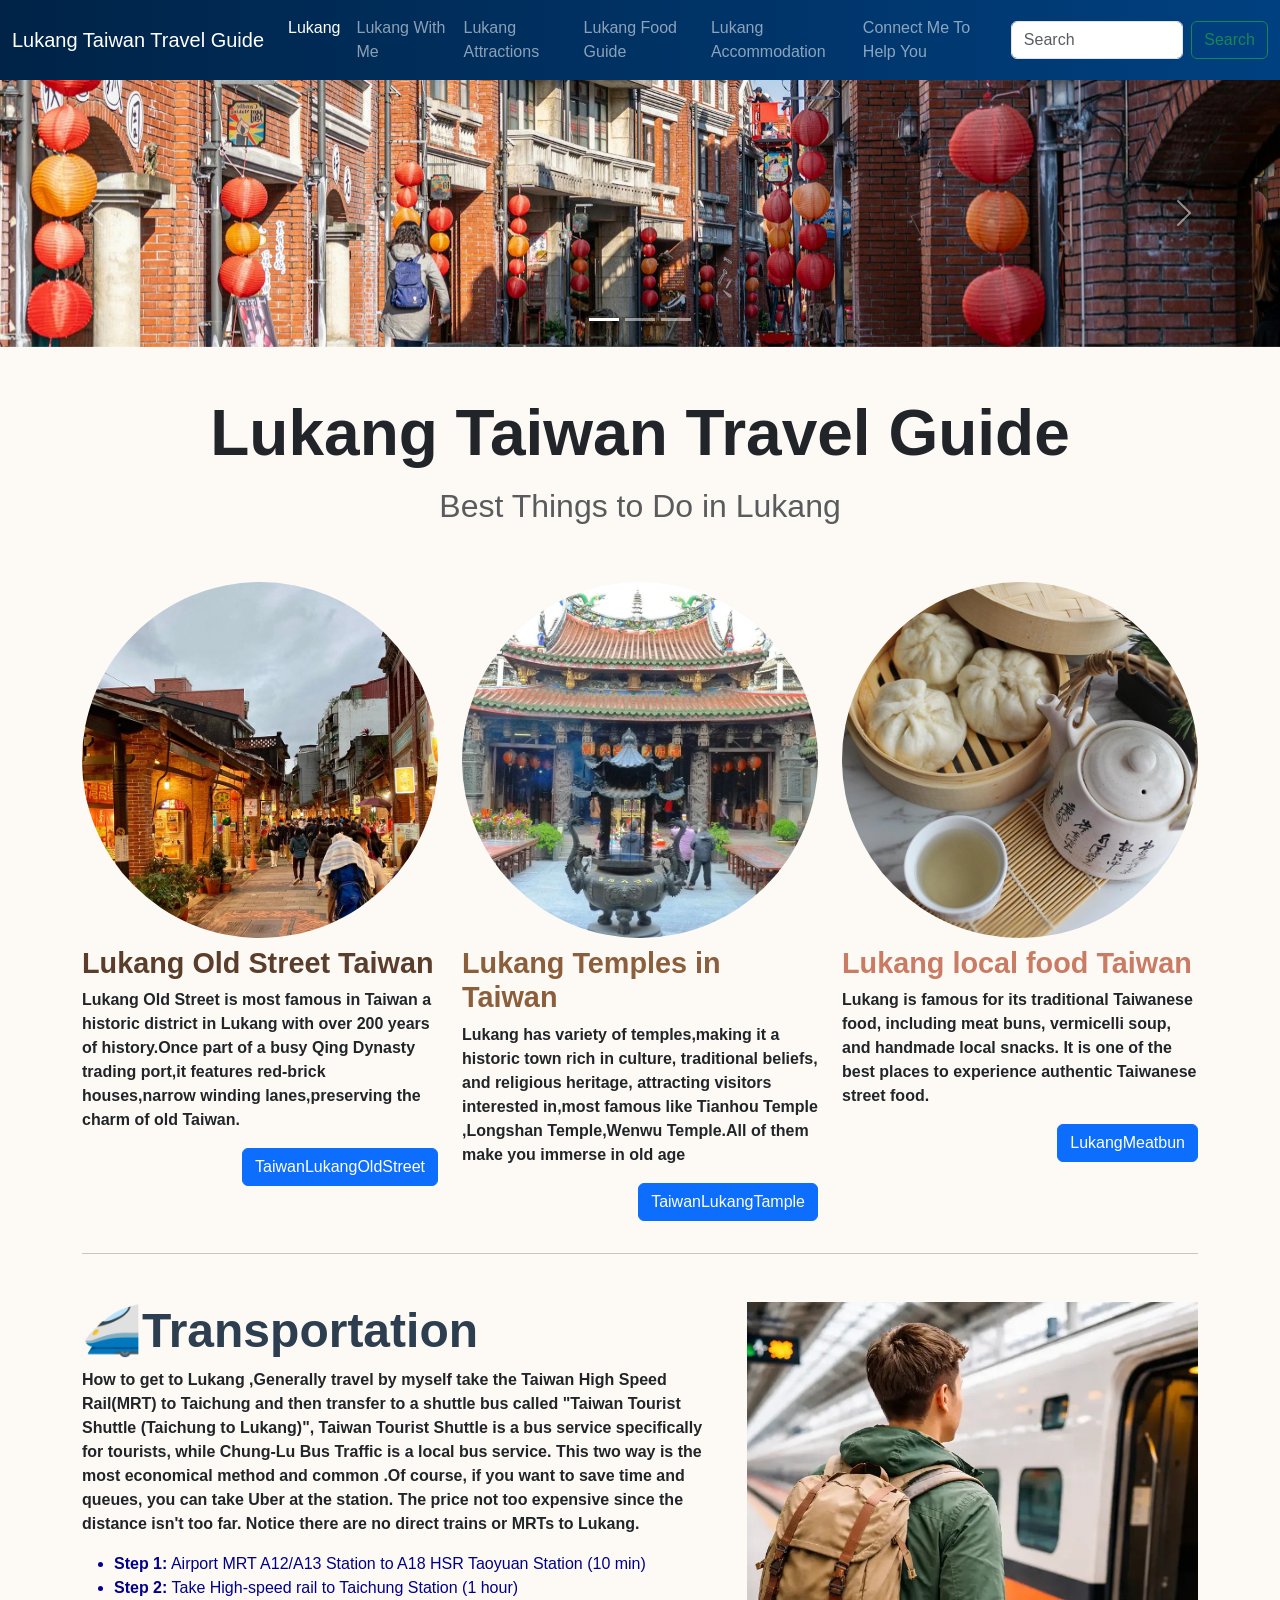
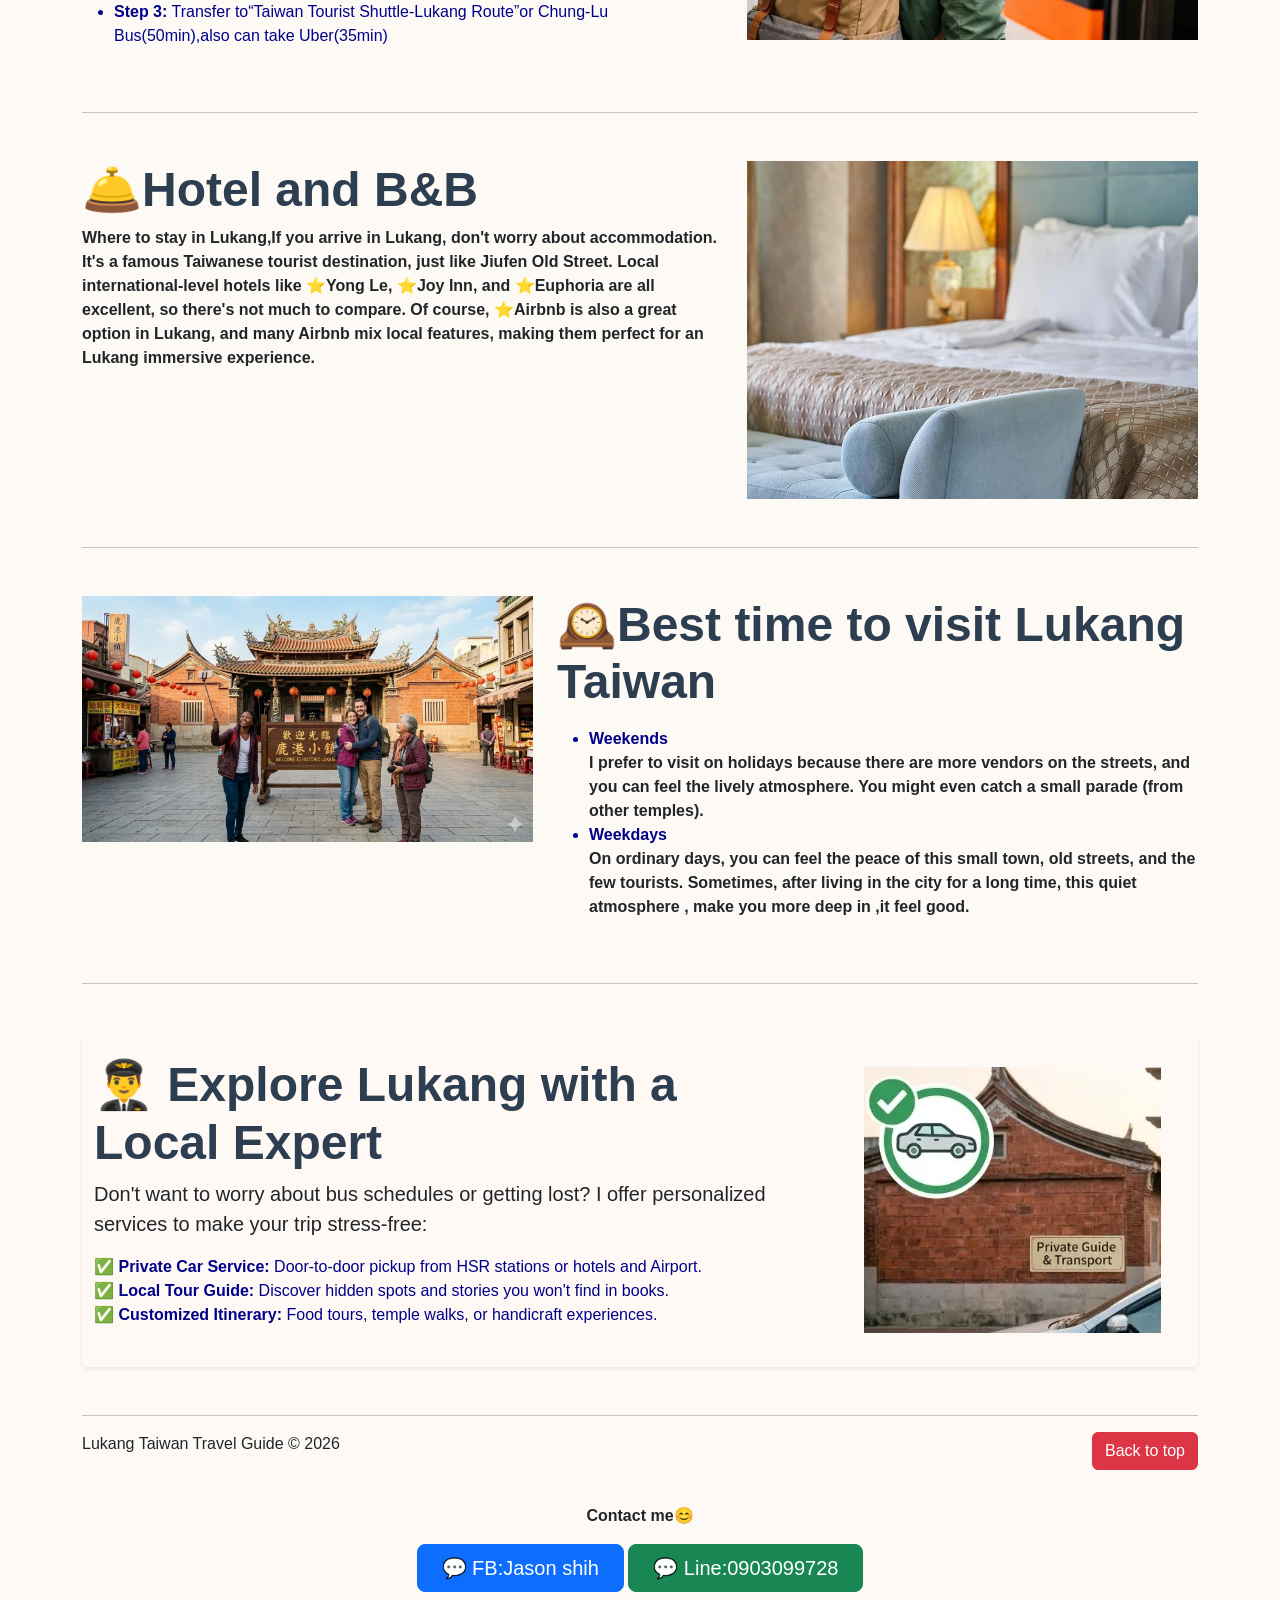
<file: index.html>
<!doctype html>
<html lang="en">

<head>
    <meta charset="utf-8">
    <meta name="viewport" content="width=device-width, initial-scale=1">
    <meta name="author" content="Lukang Taiwan Travel Guide">
    <meta name="description" content="Discover Lukang, Taiwan with a local expert. Explore Lukang Old Street, historic temples, street food, hotels, and travel tips. Enjoy private car service and guided tours for a hassle-free Lukang experience from Taichung or HSR stations and Airport.">
    <meta name="generator" content="Visual Studio Code">
    <meta name="keywords" content="Lukang Taiwan travel guide, Lukang Old Street, Lukang temples, Lukang food guide, Lukang street food, Lukang hotel, Lukang accommodation,HSR Taichung to Lukang transport,Airport to Lukang transport, Lukang private car service, Lukang local tour guide, Changhua lukang tourism, Taiwan travel itinerary, Lukang day trip">

    <link rel="short icon" href="/favicon.ico" type="images/x-icon">
    <link rel="icon" href="/favicon" type="images/x-icon">
    <title>Lukang Taiwan Travel Guide </title>
    <link href="https://cdn.jsdelivr.net/npm/bootstrap@5.3.8/dist/css/bootstrap.min.css" rel="stylesheet" integrity="sha384-sRIl4kxILFvY47J16cr9ZwB07vP4J8+LH7qKQnuqkuIAvNWLzeN8tE5YBujZqJLB" crossorigin="anonymous">
  <link rel="stylesheet" href="css/custom.css">
  <!-- Google tag (gtag.js) -->
<script async src="https://www.googletagmanager.com/gtag/js?id=G-B8M96E129H"></script>
<script>
  window.dataLayer = window.dataLayer || [];
  function gtag(){dataLayer.push(arguments);}
  gtag('js', new Date());

  gtag('config', 'G-B8M96E129H');
</script>
<meta name="robots" content="index, follow">
</head>
<body>
 <header>
  <nav class="navbar navbar-expand-lg navbar-dark my-navbar-gradient">
  <div class="container-fluid">
    <a class="navbar-brand" href="index.html">Lukang Taiwan Travel Guide</a>
    <button class="navbar-toggler" type="button" data-bs-toggle="collapse" data-bs-target="#navbarSupportedContent" aria-controls="navbarSupportedContent" aria-expanded="false" aria-label="Toggle navigation">
      <span class="navbar-toggler-icon"></span>
    </button>
    <div class="collapse navbar-collapse" id="navbarSupportedContent">
      <ul class="navbar-nav me-auto mb-2 mb-lg-0">
        <li class="nav-item">
          <a class="nav-link active "  href="index.html">Lukang</a>
        </li>
        <li class="nav-item">
          <a class="nav-link " aria-current="page" href="LukangWithMe.html">Lukang With Me</a>
        </li>
        <li class="nav-item">
          <a class="nav-link" href="lukang-attractions.html">Lukang Attractions</a>
        </li>
        <li class="nav-item">
          <a class="nav-link" href="lukang-food-guide.html">Lukang Food Guide</a>
        </li>
        <li class="nav-item">
          <a class="nav-link" href="lukang-accommodation.html">Lukang Accommodation</a>
        </li>
        <li class="nav-item">
          <a class="nav-link" href="https://toolkit.url.com.tw/bbs/index.php?email=bbs@trial-162235.url.tw"  target="_blank">Connect Me To Help You</a>
        </li>
        
      </ul>
      <form class="d-flex" role="search">
        <input class="form-control me-2" type="search" placeholder="Search" aria-label="Search"/>
        <button class="btn btn-outline-success" type="submit">Search</button>
      </form>
    </div>
  </div>
  </nav>
 </header>
<main>
  <div id="carouselExampleIndicators" class="carousel slide" data-bs-ride="carousel" data-bs-interval="2000">

    <div class="carousel-indicators">

      <button type="button" data-bs-target="#carouselExampleIndicators" data-bs-slide-to="0" class="active" aria-current="true" aria-label="Slide 1"></button>
      <button type="button" data-bs-target="#carouselExampleIndicators" data-bs-slide-to="1" aria-label="Slide 2"></button>
      <button type="button" data-bs-target="#carouselExampleIndicators" data-bs-slide-to="2" aria-label="Slide 3"></button>
    </div>
    <div class="carousel-inner">

      <div class="carousel-item active">
        <img src="images/index/TaiwanOldStreet.webp" class="d-block w-100" alt="TaiwanstreetAsianstreet" title="TaiwanstreetAsianstreet" aria-label="TaiwanstreetAsianstreet">
      </div>

      <div class="carousel-item">
        <img src="images/index/TaiwanTemple-worship.webp" class="d-block w-100" alt="TaiwanTemple_worship" title="TaiwanTemple_worship" aria-label="TaiwanTemple_worship">
      </div>

      <div class="carousel-item">
        <img src="images/index/TaiwanstreetAsianstreet.webp" class="d-block w-100" alt="TaiwanOldStreet" title="TaiwanOldStreet" aria-label="TaiwanOldStreet">
      </div>

    </div>
    
    <button class="carousel-control-prev" type="button" data-bs-target="#carouselExampleIndicators" data-bs-slide="prev">
      <span class="carousel-control-prev-icon" aria-hidden="true"></span>
      <span class="visually-hidden">Previous</span>
    </button>
    <button class="carousel-control-next" type="button" data-bs-target="#carouselExampleIndicators" data-bs-slide="next">
      <span class="carousel-control-next-icon" aria-hidden="true"></span>
      <span class="visually-hidden">Next</span>
    </button>
  </div>





<div class="container">
<h1 class="mt-5 text-center fw-bold display-3">
  Lukang Taiwan Travel Guide
  <span class="d-block fs-2 fw-normal text-muted mt-3">
    Best Things to Do in Lukang
  </span>
</h1>
<div class="row">
    <div class="col-lg-4 order-md-0 mt-5">
      <a href="https://www.taiwan.net.tw/m1.aspx?sNo=0001113&id=C100_441" target="_blank"><img src="images/index/Lukang-Old-Street-Taiwan.webp" class="rounded-circle w-100" alt="Lukang Old Street Taiwan" title="Lukang Old Street Taiwan" aria-label="Lukang Old Street Taiwan"></a>
      <div class="card-body">
      <h2 class="mt-2" style="color:#5a3e2b;">Lukang Old Street Taiwan</h2>
      <p class="card-text">Lukang Old Street is most famous in Taiwan a historic district in Lukang with over 200 years of history.Once part of a busy Qing Dynasty trading port,it features red-brick houses,narrow winding lanes,preserving the charm of old Taiwan.</p>
      <p class="text-end"><a href="https://www.taiwan.net.tw/m1.aspx?sNo=0001113&id=C100_441" target="_blank" class="btn btn-primary" role="button">TaiwanLukangOldStreet</a></p>
    </div>
  </div>
    <div class="col-lg-4 order-md-1 mt-5">
      <a href="https://www.lugangmazu.org/" target="_blank"><img src="images/index/Lukang-temples-Taiwan.webp" class="rounded-circle w-100" alt="Lukang temples Taiwan" title="Lukang temples Taiwan" aria-label="Lukang temples Taiwan"></a>
      <div class="card-body">
      <h2 class="mt-2" style="color:#8b5e3c;">Lukang Temples in Taiwan</h2>
       <p class="card-text">Lukang has variety of temples,making it a historic town rich in culture, traditional beliefs, and religious heritage, attracting visitors interested in,most famous like Tianhou Temple ,Longshan Temple,Wenwu Temple.All of them make you immerse in old age </p>
      <p class="text-end"><a href="https://www.lugangmazu.org/" target="_blank" class="btn btn-primary" role="button">TaiwanLukangTample</a></p>
    </div>
  </div>
      <div class="col-lg-4 order-md-2 mt-5">
      <a href="https://www.a-zen.com.tw/" target="_blank"><img src="images/index/Lukang-local-food-Taiwan.webp" class="rounded-circle w-100" alt="Lukang local food Taiwan" title="Lukang local food Taiwan" aria-label="Lukang local food Taiwan"></a>
      <div class="card-body">
      <h2 class="mt-2" style="color:#c97b63;">Lukang local food Taiwan</h2>
       <p class="card-text">Lukang is famous for its traditional Taiwanese food, including meat buns, vermicelli soup, and handmade local snacks. It is one of the best places to experience authentic Taiwanese street food.</p> 
      <p class="text-end"><a href="https://www.a-zen.com.tw/" target="_blank" class="btn btn-primary" role="button">LukangMeatbun</a></p>
    </div>
  </div>
</div>

    <hr>
    <div class="row my-5">
      <div class="col-md-7">
      <h2 class="h2-custom-color">🚄Transportation</h2>
      <p class="card-text">How to get to Lukang ,Generally travel by myself take the Taiwan High Speed ​​Rail(MRT) to Taichung and then transfer to a shuttle bus called "Taiwan Tourist Shuttle (Taichung to Lukang)", Taiwan Tourist Shuttle is a bus service specifically for tourists, while Chung-Lu Bus Traffic  is a local bus service. This two way  is the most economical method and common .Of course, if you want to save time and queues, you can take Uber at the station. The price not too expensive since the distance isn't too far. Notice there are no direct trains or MRTs to Lukang.</p>
      <p><ul>
      <li><strong>Step 1:</strong> Airport MRT A12/A13 Station to A18 HSR Taoyuan Station (10 min)</li>
      <li><strong>Step 2:</strong> Take High-speed rail to Taichung Station (1 hour)</li>
      <li><strong>Step 3:</strong> Transfer to“Taiwan Tourist Shuttle-Lukang Route”or Chung-Lu Bus(50min),also can take Uber(35min)</li>
      </ul></p>

      </div>
      <div class="col-md-5">
        <img src="images/index/lukang-transportation-train.webp" class="img-fluid mx-auto" alt="Transportation to Lukang Taiwan by train and bus" title="Transportation to Lukang Taiwan by train and bus" aria-label="Transportation to Lukang Taiwan by train and bus">
      </div>
    </div>
    <hr>
    <div class="row my-5">
      <div class="col-md-7">
      <h2 class="h2-custom-color">🛎️Hotel and B&B</h2>
      <p class="card-text">Where to stay in Lukang,If you arrive in Lukang, don't worry about accommodation. It's a famous Taiwanese tourist destination, just like Jiufen Old Street. Local international-level hotels like ⭐Yong Le, ⭐Joy Inn, and ⭐Euphoria are all excellent, so there's not much to compare. Of course, ⭐Airbnb is also a great option in Lukang, and many Airbnb mix local features, making them perfect for an Lukang immersive experience.</p>
     </div>
      <div class="col-md-5">
        <img src="images/index/lukang-hotel-accommodation.webp"class="img-fluid mx-auto" alt="Where to stay in Lukang Taiwan hotel and B&B accommodation" title="Where to stay in Lukang Taiwan hotel and B&B accommodation" aria-label="Where to stay in Lukang Taiwan hotel and B&B accommodation">
      </div>
    </div>
    <hr>
    <div class="row my-5"> 
      <div class="col-md-7 order-md-1"> 
      <h2 class="h2-custom-color">🕰️Best time to visit Lukang Taiwan</h2>
      <p >
        <ul class="card-text">
        <li>Weekends</li>
        I prefer to visit on holidays because there are more vendors on the streets, and you can feel the lively atmosphere. You might even catch a small parade (from other temples).
         <li>Weekdays</li>
        On ordinary days, you can feel the peace of this small town, old streets, and the few tourists. Sometimes, after living in the city for a long time, this quiet atmosphere , make you more deep in ,it feel good.
        </ul></p>
      </div>
      <div class="col-md-5 order-md-0">
        <img src="images/index/best-time-to-visit-lukang.webp"class="img-fluid mx-auto" alt="Best time to visit Lukang Taiwan" title="Best time to visit Lukang Taiwan" aria-label="Best time to visit Lukang Taiwan">
      </div>

    </div>

    <hr>

    <section class="container my-5 py-4 shadow-sm rounded" style="background-color: #fff9f5;">
  <div class="row align-items-center">
    <div class="col-md-8">
      <h2 class="h2-custom-color">👨‍✈️ Explore Lukang with a Local Expert</h2>
      <p class="lead">Don't want to worry about bus schedules or getting lost? I offer personalized services to make your trip stress-free:</p>
      <ul class="list-unstyled">
        <li>✅ <strong>Private Car Service:</strong> Door-to-door pickup from HSR stations or hotels and Airport.</li>
        <li>✅ <strong>Local Tour Guide:</strong> Discover hidden spots and stories you won't find in books.</li>
        <li>✅ <strong>Customized Itinerary:</strong> Food tours, temple walks, or handicraft experiences.</li>
      </ul>
    </div>
    <div class="col-md-4 text-center">
       <img src="images/index/lukang-private-driver-tour.webp"class="img-fluid mx-auto" alt="Lukang private driver and local tour guide service" title="Lukang private car tour and guide service" aria-label="Lukang private driver and local tour guide service">
      
    </div>
  </div>
    </section>


    <hr>
  </div>
  </div>






<footer class="container">

<p class="float-end"><a href="#top" class="btn btn-danger">Back to top</a></p>
<P>Lukang Taiwan Travel Guide  &copy; 2026</P>


<div class="text-center mt-5 mb-5">
  <p class="contact-title"><strong>Contact me😊</strong></p>
  <a href="https://www.facebook.com/" target="_blank" 
     class="btn btn-primary btn-lg px-4">
     💬 FB:Jason shih
  </a>
  <a href="https://line.me/ti/p/8eid021qiK " target="_blank" 
     class="btn btn-success btn-lg px-4">
     💬 Line:0903099728
  </a>
</div>
</footer>

</main>
  <script src="https://cdn.jsdelivr.net/npm/bootstrap@5.3.8/dist/js/bootstrap.bundle.min.js" integrity="sha384-FKyoEForCGlyvwx9Hj09JcYn3nv7wiPVlz7YYwJrWVcXK/BmnVDxM+D2scQbITxI" crossorigin="anonymous"></script>
</body>
</html>
</file>
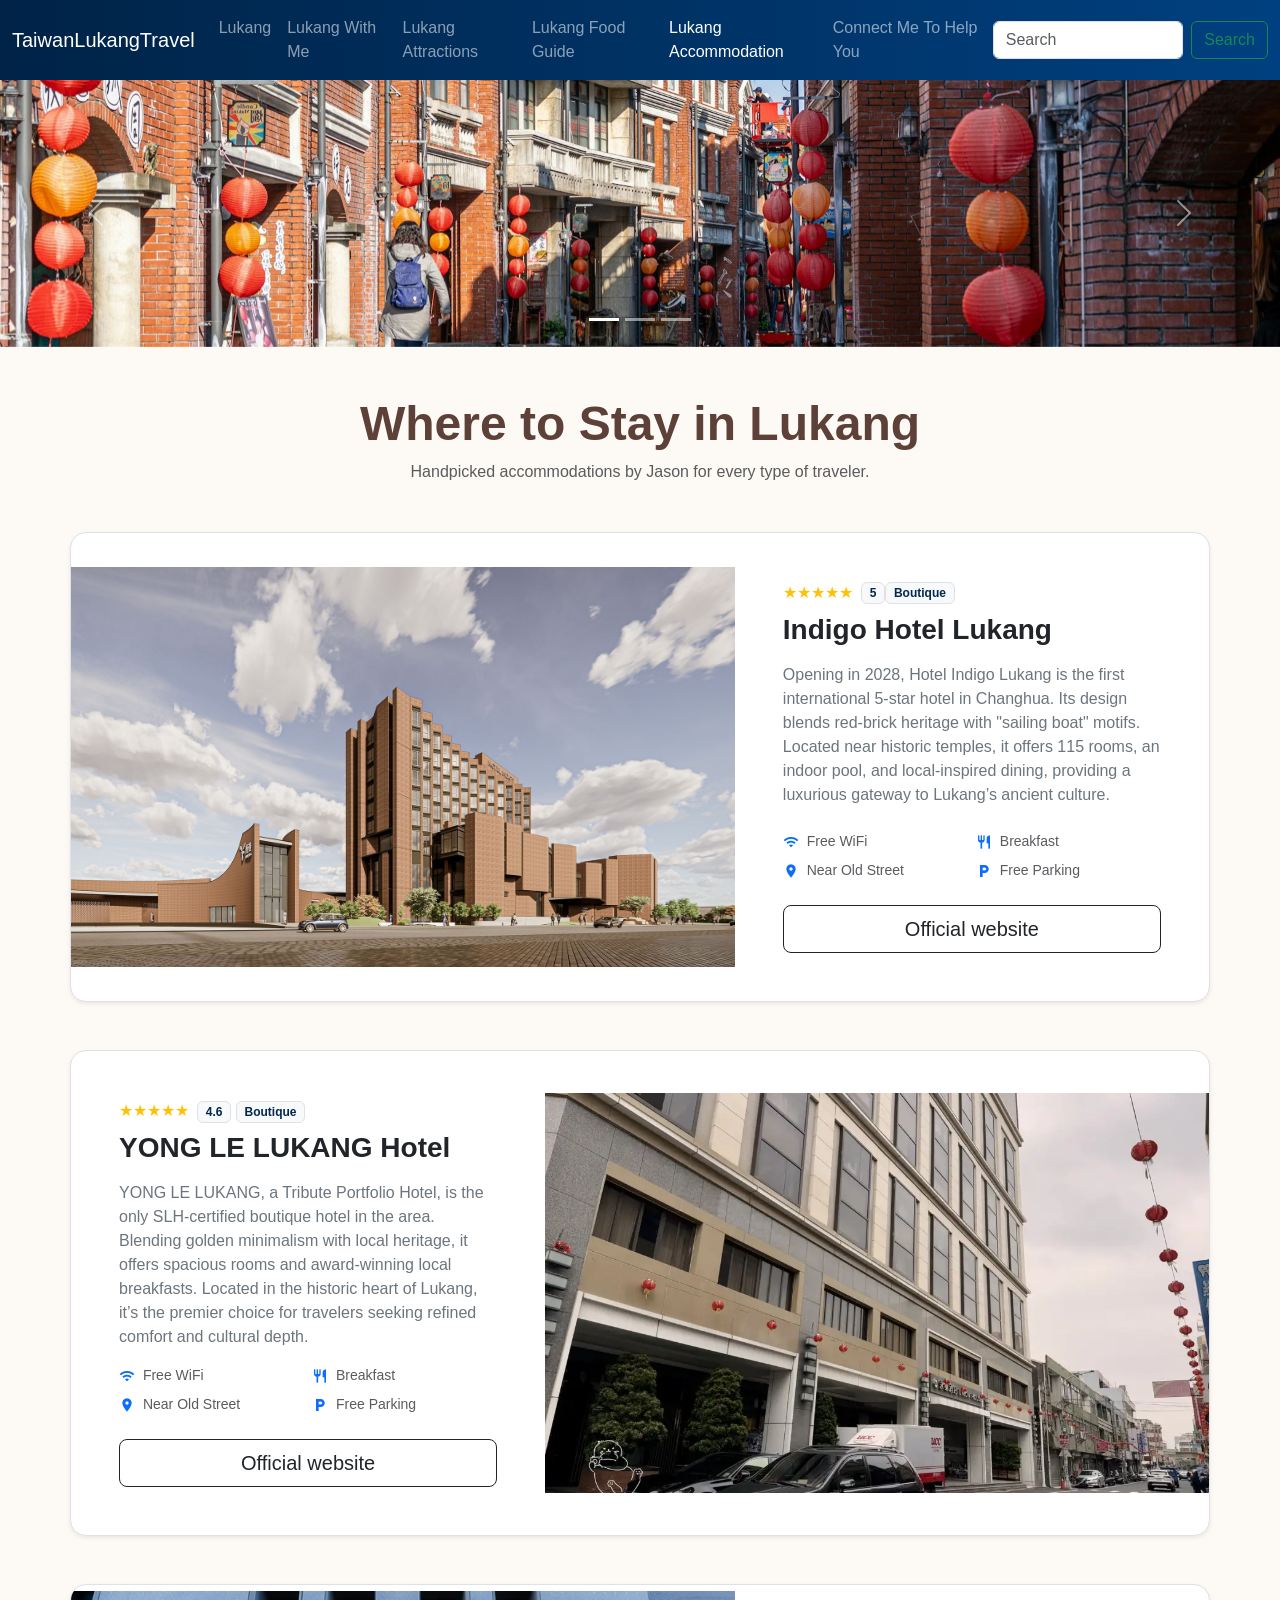
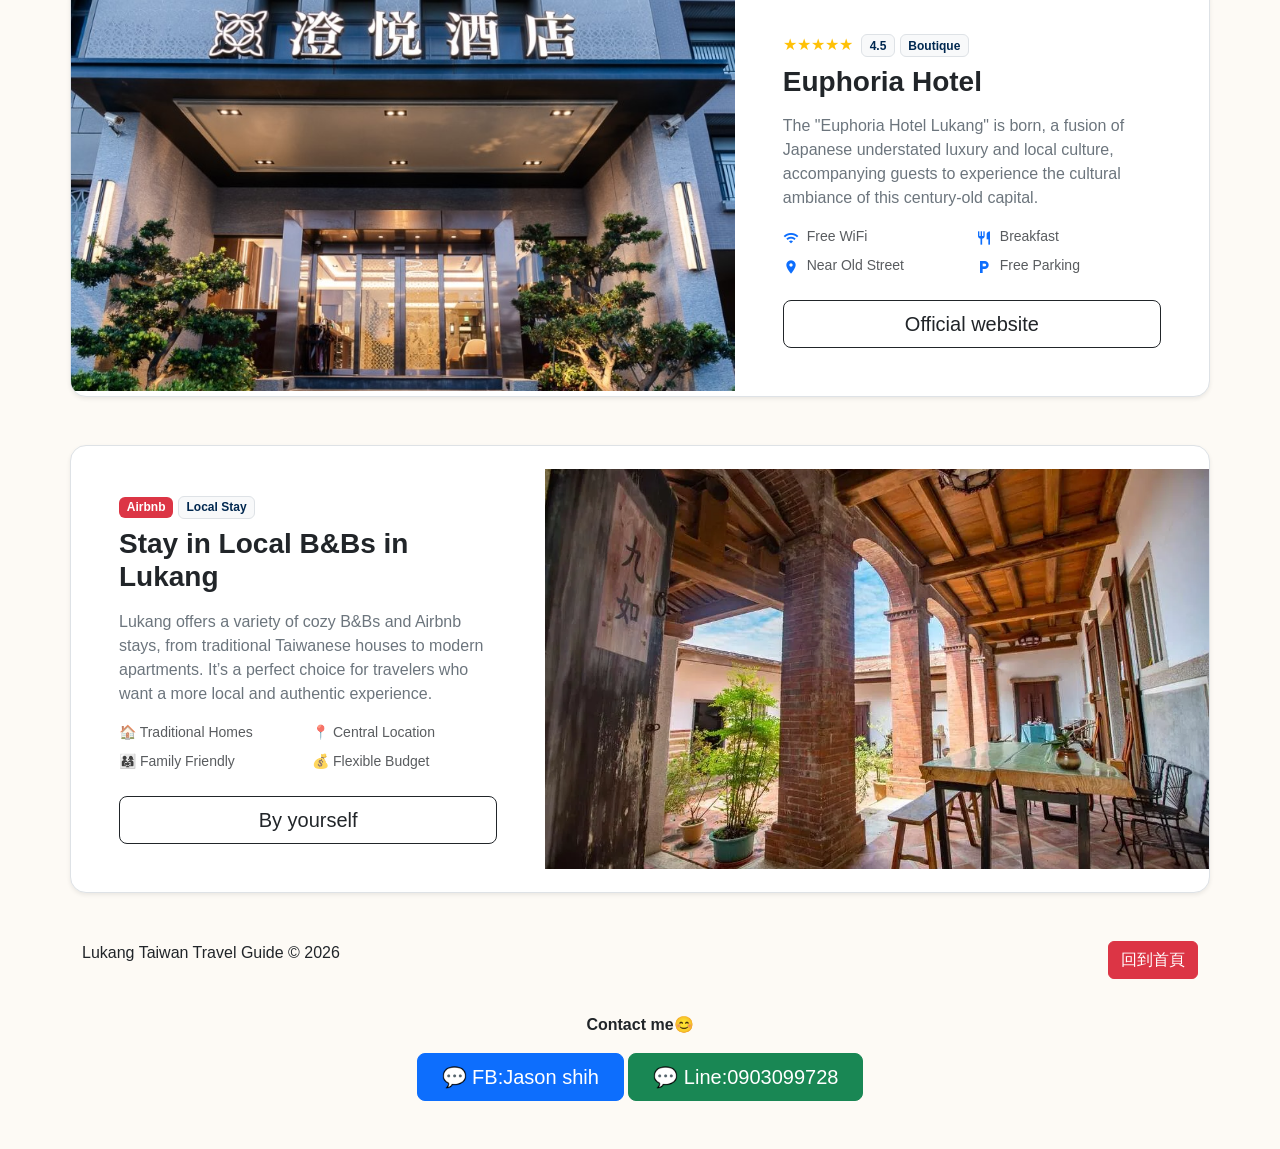
<file: lukang-accommodation.html>
<!doctype html>
<html lang="en"> 
<head>
    <meta charset="utf-8">
    <meta name="viewport" content="width=device-width, initial-scale=1">
    <meta name="author" content="Lukang Taiwan Travel Guide">
    <meta name="description" content="Planning a trip to Lukang, Taiwan? Explore our curated list of the best accommodations, from the luxury Hotel Indigo to the SLH-certified YONG LE LUKANG. Discover boutique hotels and local B&Bs that blend traditional heritage with modern comfort. Find your perfect stay in the heart of Taiwan’s ancient capital.">
    <meta name="generator" content="Visual Studio Code">
    <meta name="keywords" content="Lukang accommodation, Best hotels in Lukang, Lukang boutique hotels, Where to stay in Changhua, Hotel Indigo Lukang, YONG LE LUKANG, Lukang heritage stays, Lukang Old Street hotels, Taiwan cultural travel, Lukang B&B">
    <title>Best Hotels & Places to Stay in Lukang | Your Essential Travel Guide</title>
    <link href="https://cdn.jsdelivr.net/npm/bootstrap@5.3.8/dist/css/bootstrap.min.css" rel="stylesheet" integrity="sha384-sRIl4kxILFvY47J16cr9ZwB07vP4J8+LH7qKQnuqkuIAvNWLzeN8tE5YBujZqJLB" crossorigin="anonymous">
  <link rel="stylesheet" href="css/custom.css">
  <link rel="stylesheet" href="https://fonts.googleapis.com/icon?family=Material+Icons">
    <link rel="stylesheet" href="https://fonts.googleapis.com/icon?family=Material+Icons">
    <!-- Google tag (gtag.js) -->
<script async src="https://www.googletagmanager.com/gtag/js?id=G-B8M96E129H"></script>
<script>
  window.dataLayer = window.dataLayer || [];
  function gtag(){dataLayer.push(arguments);}
  gtag('js', new Date());

  gtag('config', 'G-B8M96E129H');
</script>
</head>
<body>
<header>


  <nav class="navbar navbar-expand-lg navbar-dark my-navbar-gradient">
  <div class="container-fluid">
    <a class="navbar-brand" href="index.html">TaiwanLukangTravel</a>
    <button class="navbar-toggler" type="button" data-bs-toggle="collapse" data-bs-target="#navbarSupportedContent" aria-controls="navbarSupportedContent" aria-expanded="false" aria-label="Toggle navigation">
      <span class="navbar-toggler-icon"></span>
    </button>
    <div class="collapse navbar-collapse" id="navbarSupportedContent">
      <ul class="navbar-nav me-auto mb-2 mb-lg-0">
        <li class="nav-item">
          <a class="nav-link "  href="index.html">Lukang</a>
        </li>
        <li class="nav-item">
          <a class="nav-link "  href="LukangWithMe.html">Lukang With Me</a>
        </li>
        <li class="nav-item">
          <a class="nav-link "  href="lukang-attractions.html">Lukang Attractions</a>
        </li>
        <li class="nav-item">
          <a class="nav-link "  href="lukang-food-guide.html">Lukang Food Guide</a>
        </li>
        <li class="nav-item">
          <a class="nav-link active" aria-current="page" href="lukang-accommodation.html">Lukang Accommodation</a>
        </li>
        <li class="nav-item">
          <a class="nav-link" href="https://toolkit.url.com.tw/bbs/index.php?email=bbs@trial-162235.url.tw" target="_blank">Connect Me To Help You</a>
        </li>

        
        
      </ul>
      <form class="d-flex" role="search">
        <input class="form-control me-2" type="search" placeholder="Search" aria-label="Search"/>
        <button class="btn btn-outline-success" type="submit">Search</button>
      </form>
    </div>
  </div>
  </nav>


</header>

<main>
  <div id="carouselExampleIndicators" class="carousel slide" data-bs-ride="carousel" data-bs-interval="2000">

    <div class="carousel-indicators">

      <button type="button" data-bs-target="#carouselExampleIndicators" data-bs-slide-to="0" class="active" aria-current="true" aria-label="Slide 1"></button>
      <button type="button" data-bs-target="#carouselExampleIndicators" data-bs-slide-to="1" aria-label="Slide 2"></button>
      <button type="button" data-bs-target="#carouselExampleIndicators" data-bs-slide-to="2" aria-label="Slide 3"></button>
    </div>
    <div class="carousel-inner">

      <div class="carousel-item active">
        <img src="images/index/TaiwanOldStreet.webp" class="d-block w-100" alt="TaiwanstreetAsianstreet" title="TaiwanstreetAsianstreet" aria-label="TaiwanstreetAsianstreet">
      </div>

      <div class="carousel-item">
        <img src="images/index/TaiwanTemple-worship.webp" class="d-block w-100" alt="TaiwanTemple_worship" title="TaiwanTemple_worship" aria-label="TaiwanTemple_worship">
      </div>

      <div class="carousel-item">
        <img src="images/index/TaiwanstreetAsianstreet.webp" class="d-block w-100" alt="TaiwanOldStreet" title="TaiwanOldStreet" aria-label="TaiwanOldStreet">
      </div>

    </div>
    
    <button class="carousel-control-prev" type="button" data-bs-target="#carouselExampleIndicators" data-bs-slide="prev">
      <span class="carousel-control-prev-icon" aria-hidden="true"></span>
      <span class="visually-hidden">Previous</span>
    </button>
    <button class="carousel-control-next" type="button" data-bs-target="#carouselExampleIndicators" data-bs-slide="next">
      <span class="carousel-control-next-icon" aria-hidden="true"></span>
      <span class="visually-hidden">Next</span>
    </button>
  </div>

<div class="container my-5">
  <div class="text-center mb-5">
    <h2 class="fw-bold display-5">Where to Stay in Lukang</h2>
    <p class="text-muted">Handpicked accommodations by Jason for every type of traveler.</p>
  </div>

  <!-- 飯店1 -->
  <div class="row align-items-center mb-5 border rounded-4 overflow-hidden shadow-sm bg-white hover-shadow transition">
    <div class="col-lg-7 p-0">
      <div class="position-relative">
        <img src="images/index5/hotel-indigo-lukang-architecture-design.webp" class="img-fluid w-100" title="Hotel Indigo Lukang - A Modern Tribute to Lukang’s Heritage" style="height: 400px; object-fit: cover;" alt="The modern red-brick exterior of Hotel Indigo Lukang, a luxury boutique hotel in Changhua Taiwan inspired by traditional architecture." aria-label="The modern red-brick exterior of Hotel Indigo Lukang, a luxury boutique hotel in Changhua Taiwan inspired by traditional architecture.">
      </div>
    </div>
    <div class="col-lg-5 p-4 p-lg-5">
      <div class="d-flex align-items-center mb-2">
        <span class="text-warning me-2">★★★★★</span><span class="badge bg-light text-dark border">5</span>
        <span class="badge bg-light text-dark border">Boutique</span>
      </div>
      <h3 class="fw-bold mb-3">Indigo Hotel Lukang</h3>
      <p class="text-secondary mb-4">Opening in 2028, Hotel Indigo Lukang is the first international 5-star hotel in Changhua. Its design blends red-brick heritage with "sailing boat" motifs. Located near historic temples, it offers 115 rooms, an indoor pool, and local-inspired dining, providing a luxurious gateway to Lukang’s ancient culture.</p>
      
      <div class="row mb-4 g-2">
        <div class="col-6 small text-muted"><i class="material-icons align-middle fs-6 me-1 text-primary">wifi</i> Free WiFi</div>
        <div class="col-6 small text-muted"><i class="material-icons align-middle fs-6 me-1 text-primary">restaurant</i> Breakfast</div>
        <div class="col-6 small text-muted"><i class="material-icons align-middle fs-6 me-1 text-primary">location_on</i> Near Old Street</div>
        <div class="col-6 small text-muted"><i class="material-icons align-middle fs-6 me-1 text-primary">local_parking</i> Free Parking</div>
      </div>
      <div class="d-grid">
        <a href="https://www.yonglelukang.com.tw/" target="_blank" class="btn btn-outline-dark btn-lg">Official website</a>
      </div>

    </div>
  </div>



  <!-- 飯店2 -->
  <div class="row align-items-center mb-5 border rounded-4 overflow-hidden shadow-sm bg-white flex-lg-row-reverse hover-shadow transition">
    <div class="col-lg-7 p-0">
      <img src="images/index5/yong-le-hotel-lukang-tribute-portfolio-luxury.webp" class="img-fluid w-100" style="height: 400px; object-fit: cover;" title="Yong Le Lukang Hotel - Luxury Stay with Local Heritage" alt="Interior of YONG LE LUKANG, a Tribute Portfolio Hotel, showcasing elegant guest rooms with traditional Lukang cultural motifs in Taiwan." aria-label="Modern and elegant guest room of Yong Le Lukang Hotel, featuring golden minimalist design and traditional cultural elements in Lukang, Taiwan.">
    </div>
    <div class="col-lg-5 p-4 p-lg-5">
      <div class="mb-2">
        <span class="text-warning me-2">★★★★★</span><span class="badge bg-light text-dark border">4.6</span>
        <span class="badge bg-light text-dark border">Boutique</span>
      </div>
      <h3 class="fw-bold mb-3">YONG LE LUKANG Hotel</h3>
      <p class="text-secondary">YONG LE LUKANG, a Tribute Portfolio Hotel, is the only SLH-certified boutique hotel in the area. Blending golden minimalism with local heritage, it offers spacious rooms and award-winning local breakfasts. Located in the historic heart of Lukang, it’s the premier choice for travelers seeking refined comfort and cultural depth.</p>
      
      <!-- Jason 的專業建議框 -->
       <div class="row mb-4 g-2">
        <div class="col-6 small text-muted"><i class="material-icons align-middle fs-6 me-1 text-primary">wifi</i> Free WiFi</div>
        <div class="col-6 small text-muted"><i class="material-icons align-middle fs-6 me-1 text-primary">restaurant</i> Breakfast</div>
        <div class="col-6 small text-muted"><i class="material-icons align-middle fs-6 me-1 text-primary">location_on</i> Near Old Street</div>
        <div class="col-6 small text-muted"><i class="material-icons align-middle fs-6 me-1 text-primary">local_parking</i> Free Parking</div>
      </div> 
           
      <div class="d-grid">
        <a href="https://www.yonglelukang.com.tw/" target="_blank" class="btn btn-outline-dark btn-lg">Official website</a>
      </div>
    </div>
  </div>



  <!-- 飯店3 -->
  <div class="row align-items-center mb-5 border rounded-4 overflow-hidden shadow-sm bg-white hover-shadow transition">
    <div class="col-lg-7 p-0">
      <img src="images/index5/joy-inn-lukang-hotel-changhua-taiwan.webp" class="img-fluid w-100" style="height: 400px; object-fit: cover;" title="Joy Inn Lukang hotel in Changhua Taiwan" alt="Joy Inn Lukang hotel in Changhua Taiwan" aria-label="Joy Inn Lukang hotel in Changhua Taiwan">
    </div>
    <div class="col-lg-5 p-4 p-lg-5">
      <div class="mb-2">
       <span class="text-warning me-2">★★★★★</span><span class="badge bg-light text-dark border">4.5</span>
        <span class="badge bg-light text-dark border">Boutique</span>
      </div>
      <h3 class="fw-bold mb-3">Euphoria Hotel</h3>
      <p class="text-secondary">The "Euphoria Hotel Lukang" is born, a fusion of Japanese understated luxury and local culture, accompanying guests to experience the cultural ambiance of this century-old capital.</p>
      
       <div class="row mb-4 g-2">
        <div class="col-6 small text-muted"><i class="material-icons align-middle fs-6 me-1 text-primary">wifi</i> Free WiFi</div>
        <div class="col-6 small text-muted"><i class="material-icons align-middle fs-6 me-1 text-primary">restaurant</i> Breakfast</div>
        <div class="col-6 small text-muted"><i class="material-icons align-middle fs-6 me-1 text-primary">location_on</i> Near Old Street</div>
        <div class="col-6 small text-muted"><i class="material-icons align-middle fs-6 me-1 text-primary">local_parking</i> Free Parking</div>
      </div> 
      
      <div class="d-grid">
        <a href="https://www.euphoria.com.tw/" target="_blank" class="btn btn-outline-dark btn-lg">Official website</a>
      </div>
      </div>
    </div>


 <!-- B & B -->
  <div class="row align-items-center mb-5 border rounded-4 overflow-hidden shadow-sm bg-white hover-shadow transition flex-lg-row-reverse">

  <!-- 圖片 -->
  <div class="col-lg-7 p-0">
    <img src="images/index5/lukang-airbnb-local-stay-traditional-house-taiwan.webp"
         class="img-fluid w-100"
         style="height: 400px; object-fit: cover;"
         alt="Airbnb stays in Lukang Taiwan traditional house and local guesthouse" title="Lukang Airbnb local stay experience in Taiwan" aria-label="Airbnb stays in Lukang Taiwan traditional house and local guesthouse">
  </div>

  <!-- 內容 -->
  <div class="col-lg-5 p-4 p-lg-5">

    <div class="mb-2">
      <span class="badge bg-danger text-white">Airbnb</span>
      <span class="badge bg-light text-dark border">Local Stay</span>
    </div>

    <h3 class="fw-bold mb-3">Stay in Local B&Bs in Lukang</h3>

    <p class="text-secondary">
      Lukang offers a variety of cozy B&Bs and Airbnb stays, from traditional Taiwanese houses to modern apartments. 
      It’s a perfect choice for travelers who want a more local and authentic experience.
    </p>

    <!-- 特點 -->
    <div class="row mb-4 g-2">
      <div class="col-6 small text-muted">🏠 Traditional Homes</div>
      <div class="col-6 small text-muted">📍 Central Location</div>
      <div class="col-6 small text-muted">👨‍👩‍👧 Family Friendly</div>
      <div class="col-6 small text-muted">💰 Flexible Budget</div>
    </div>

      <div class="d-grid">
        <a href="https://www.booking.com/index.zh-tw.html?chal_t=1777267906477&force_referer=https%3A%2F%2Fwww.google.com%2F" target="_blank" class="btn btn-outline-dark btn-lg">By yourself</a>
      </div>
  

  </div>
</div>

  

</div>

</div>
 <footer class="container">
  <p class="float-end"><a href="#top" class="btn btn-danger">回到首頁</a></p>
  <P>Lukang Taiwan Travel Guide &copy; 2026</P>

  <div class="text-center mt-5 mb-5">
  <p class="contact-title"><strong>Contact me😊</strong></p>
  <a href="https://www.facebook.com/" target="_blank" 
     class="btn btn-primary btn-lg px-4">
     💬 FB:Jason shih
  </a>
  <a href="https://line.me/ti/p/8eid021qiK " target="_blank" 
     class="btn btn-success btn-lg px-4">
     💬 Line:0903099728
  </a>
</div>

 </footer>
 </main>
  <script src="https://cdn.jsdelivr.net/npm/bootstrap@5.3.8/dist/js/bootstrap.bundle.min.js" integrity="sha384-FKyoEForCGlyvwx9Hj09JcYn3nv7wiPVlz7YYwJrWVcXK/BmnVDxM+D2scQbITxI" crossorigin="anonymous"></script>
</body>
</html>
</file>
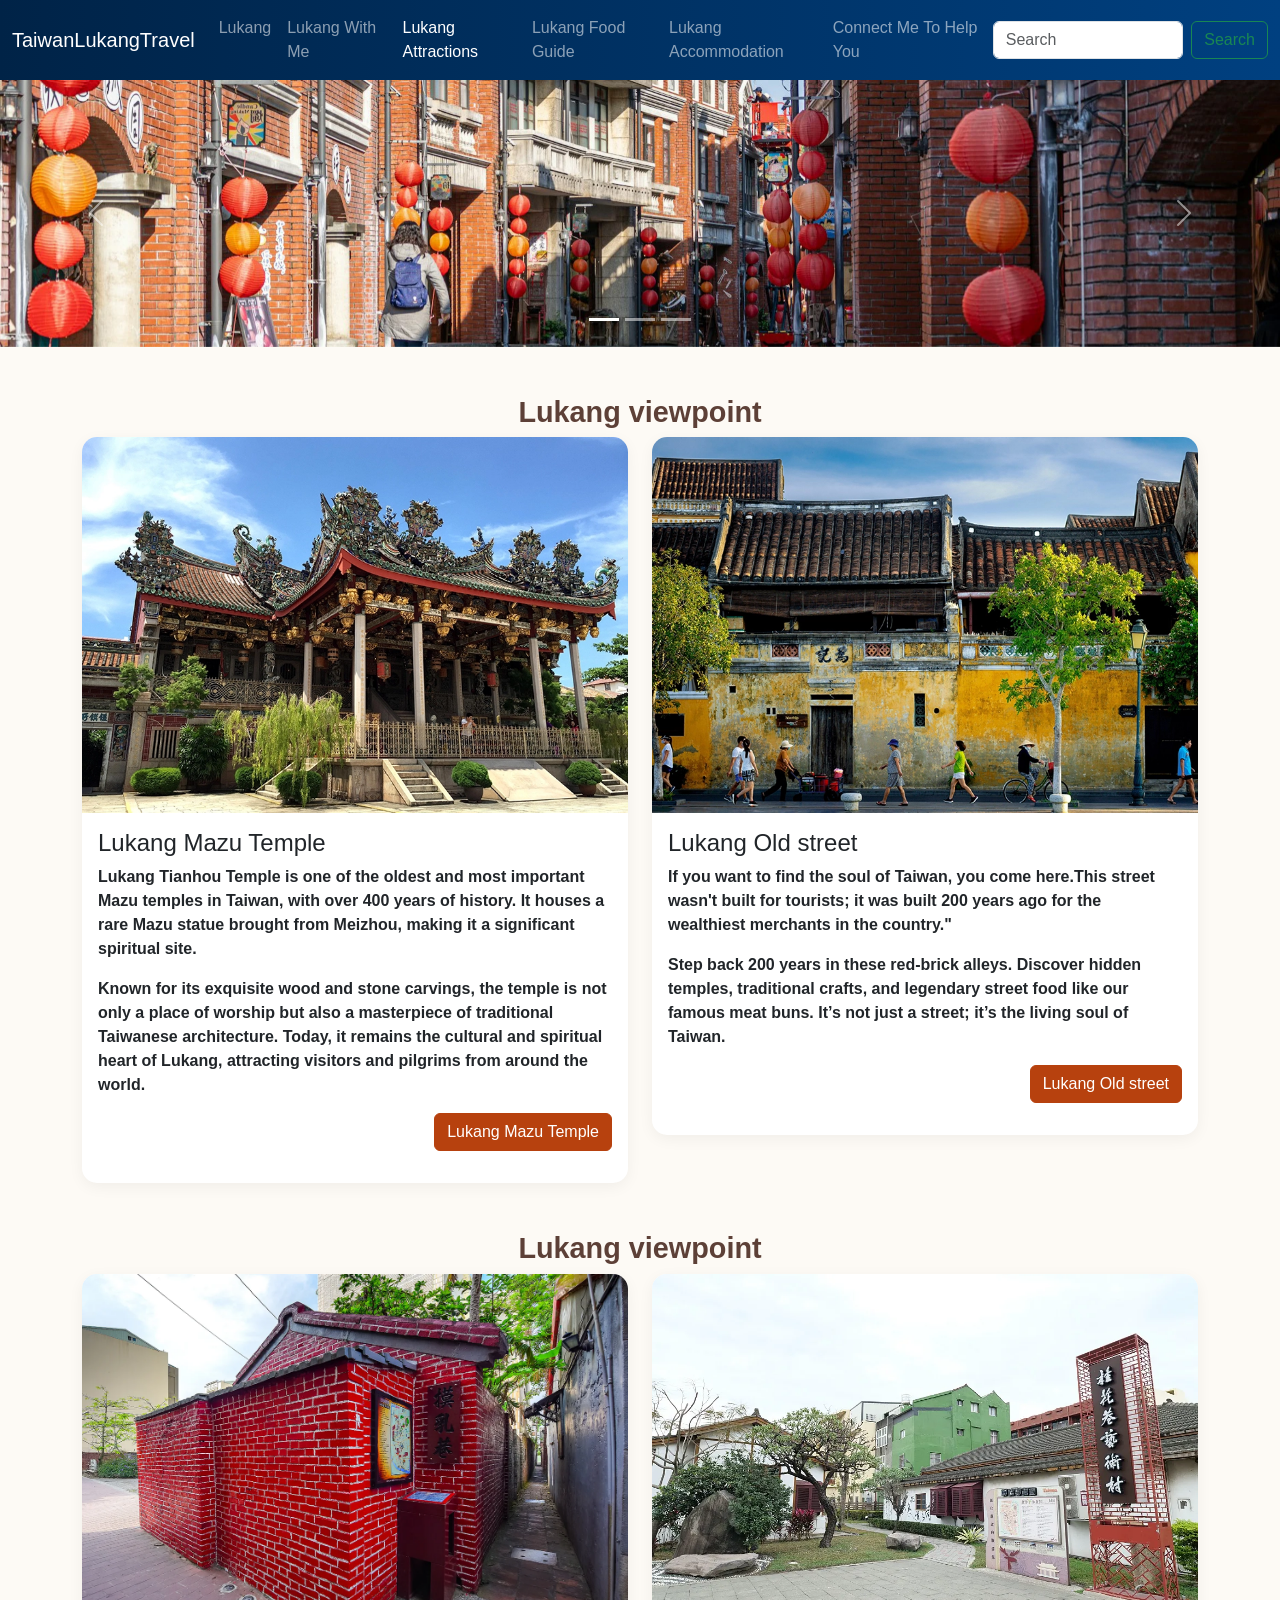
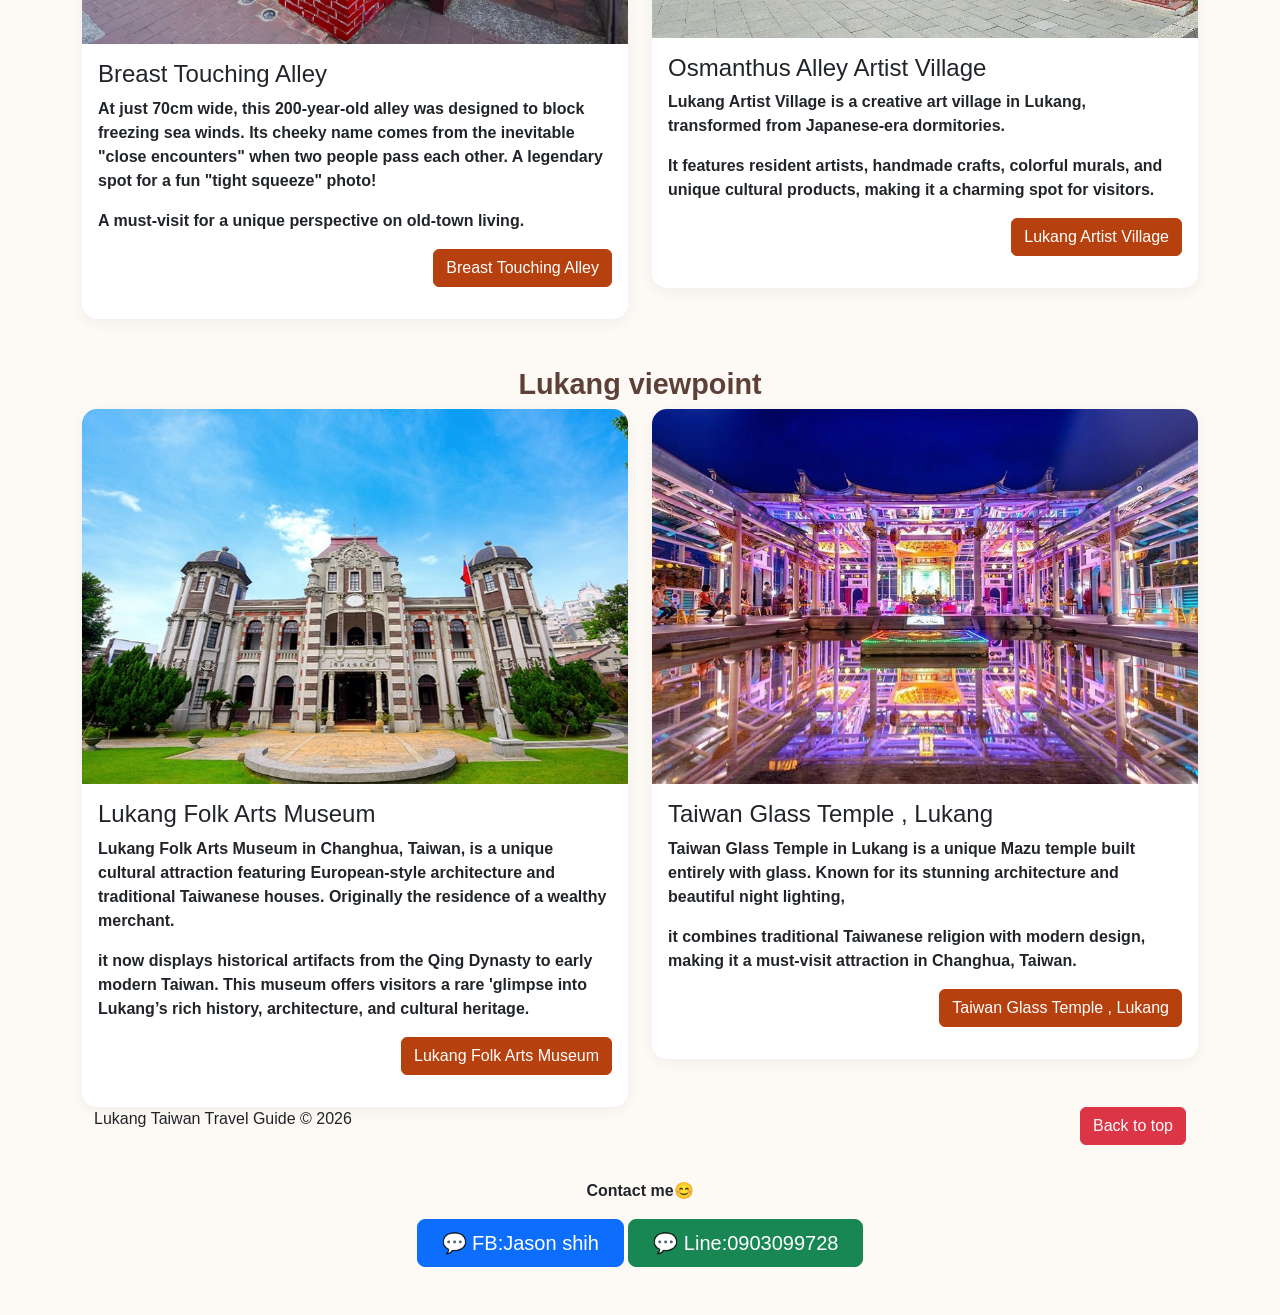
<file: lukang-attractions.html>
<!doctype html>
<html lang="en">
<head>
    <meta charset="utf-8">
    <meta name="viewport" content="width=device-width, initial-scale=1">
    <meta name="author" content="Lukang Taiwan Travel Guide">
    <meta name="description" content="Explore the best viewpoints in Lukang, Taiwan! From the 400-year-old Mazu Temple to the unique Glass Temple and historic Old Street. Discover the soul of Taiwan with our expert local guide.">
    <meta name="generator" content="Visual Studio Code">
    <meta name="keywords" content="Lukang attractions, things to do in Lukang, Lukang Mazu Temple, Lukang Old Street, Taiwan Glass Temple, Breast Touching Alley, Mo Ru Lane, Lukang travel guide, Changhua sightseeing">
    <!-- logo要空一格 -->
    <!-- logo -->
    <title>Best Things to Do in Lukang Taiwan | Top Attractions Guide</title>
    <link href="https://cdn.jsdelivr.net/npm/bootstrap@5.3.8/dist/css/bootstrap.min.css" rel="stylesheet" integrity="sha384-sRIl4kxILFvY47J16cr9ZwB07vP4J8+LH7qKQnuqkuIAvNWLzeN8tE5YBujZqJLB" crossorigin="anonymous">
  <link rel="stylesheet" href="css/custom.css">
  <!-- <link rel="stylesheet" href="https://fonts.googleapis.com/icon?family=Material+Icons"> -->
   <!-- Google tag (gtag.js) -->
<script async src="https://www.googletagmanager.com/gtag/js?id=G-B8M96E129H"></script>
<script>
  window.dataLayer = window.dataLayer || [];
  function gtag(){dataLayer.push(arguments);}
  gtag('js', new Date());

  gtag('config', 'G-B8M96E129H');
</script>
</head>
  <body>
<header>


  <nav class="navbar navbar-expand-lg navbar-dark my-navbar-gradient">
  <div class="container-fluid">
    <a class="navbar-brand" href="index.html">TaiwanLukangTravel</a>
    <button class="navbar-toggler" type="button" data-bs-toggle="collapse" data-bs-target="#navbarSupportedContent" aria-controls="navbarSupportedContent" aria-expanded="false" aria-label="Toggle navigation">
      <span class="navbar-toggler-icon"></span>
    </button>
    <div class="collapse navbar-collapse" id="navbarSupportedContent">
      <ul class="navbar-nav me-auto mb-2 mb-lg-0">
        <li class="nav-item">
          <a class="nav-link "  href="index.html">Lukang</a>
        </li>
        <li class="nav-item">
          <a class="nav-link " aria-current="page" href="LukangWithMe.html">Lukang With Me</a>
        </li>
        <li class="nav-item">
          <a class="nav-link active" aria-current="page" href="lukang-attractions.html">Lukang Attractions</a>
        </li>
        <li class="nav-item">
          <a class="nav-link" href="lukang-food-guide.html">Lukang Food Guide</a>
        </li>
        <li class="nav-item">
          <a class="nav-link" href="lukang-accommodation.html">Lukang Accommodation</a>
        </li>
        <li class="nav-item">
          <a class="nav-link" href="https://toolkit.url.com.tw/bbs/index.php?email=bbs@trial-162235.url.tw" target="_blank">Connect Me To Help You</a>
        </li>

        
        
      </ul>
      <form class="d-flex" role="search">
        <input class="form-control me-2" type="search" placeholder="Search" aria-label="Search"/>
        <button class="btn btn-outline-success" type="submit">Search</button>
      </form>
    </div>
  </div>
  </nav>


</header>

<main>
  <div id="carouselExampleIndicators" class="carousel slide" data-bs-ride="carousel" data-bs-interval="2000">

    <div class="carousel-indicators">

      <button type="button" data-bs-target="#carouselExampleIndicators" data-bs-slide-to="0" class="active" aria-current="true" aria-label="Slide 1"></button>
      <button type="button" data-bs-target="#carouselExampleIndicators" data-bs-slide-to="1" aria-label="Slide 2"></button>
      <button type="button" data-bs-target="#carouselExampleIndicators" data-bs-slide-to="2" aria-label="Slide 3"></button>
    </div>
    <div class="carousel-inner">

      <div class="carousel-item active">
        <img src="images/index/TaiwanOldStreet.webp" class="d-block w-100" alt="TaiwanstreetAsianstreet" title="TaiwanstreetAsianstreet" aria-label="TaiwanstreetAsianstreet">
      </div>

      <div class="carousel-item">
        <img src="images/index/TaiwanTemple-worship.webp" class="d-block w-100" alt="TaiwanTemple_worship" title="TaiwanTemple_worship" aria-label="TaiwanTemple_worship">
      </div>

      <div class="carousel-item">
        <img src="images/index/TaiwanstreetAsianstreet.webp" class="d-block w-100" alt="TaiwanOldStreet" title="TaiwanOldStreet" aria-label="TaiwanOldStreet">
      </div>

    </div>
    
    <button class="carousel-control-prev" type="button" data-bs-target="#carouselExampleIndicators" data-bs-slide="prev">
      <span class="carousel-control-prev-icon" aria-hidden="true"></span>
      <span class="visually-hidden">Previous</span>
    </button>
    <button class="carousel-control-next" type="button" data-bs-target="#carouselExampleIndicators" data-bs-slide="next">
      <span class="carousel-control-next-icon" aria-hidden="true"></span>
      <span class="visually-hidden">Next</span>
    </button>
  </div>
    <div class="container">
   <h2 class="text-center fw-bold mt-5">Lukang viewpoint</h2>
   <div class="row">
    <div class="col-lg-6">
      <div class="card">
        <img src="images/index2/lukang-mazu-tianhou-temple-architecture.webp" class="card-img-top" alt="Exterior of Lukang Mazu Temple (Tianhou Temple) with traditional Taiwanese architecture carvings" title="Exterior of Lukang Mazu Temple (Tianhou Temple) with traditional Taiwanese architecture carvings" aria-label="Exterior of Lukang Mazu Temple (Tianhou Temple) with traditional Taiwanese architecture carvings">
          <div class="card-body">
            <h4 class="card-title">Lukang Mazu Temple</h4>
            <p class="card-text">Lukang Tianhou Temple is one of the oldest and most important Mazu temples in Taiwan, with over 400 years of history. It houses a rare Mazu statue brought from Meizhou, making it a significant spiritual site.</p>
            <p class="card-text">Known for its exquisite wood and stone carvings, the temple is not only a place of worship but also a masterpiece of traditional Taiwanese architecture. Today, it remains the cultural and spiritual heart of Lukang, attracting visitors and pilgrims from around the world.</p>          
           <p class="text-end"><a href="https://taiwangods.moi.gov.tw/html/landscape_en/1_0011.aspx?i=48" class="btn btn-info" target="_blank" role="button">Lukang Mazu Temple</a></p>
          </div>
    </div>

    </div>
    <div class="col-lg-6">
      <div class="card">
        <img src="images/index2/lukang-old-street-historic-red-brick-alleys.webp" class="card-img-top" alt="Historic Lukang Old Street in Taiwan featuring traditional red-brick houses and historic merchant alleys" title="Lukang Old Street - The Living Soul of Taiwan" aria-label="Lukang Old Street - The Living Soul of Taiwan">
          <div class="card-body">
            <h4 class="card-title">Lukang Old street</h4>
            <p class="card-text">If you want to find the soul of Taiwan, you come here.This street wasn't built for tourists; it was built 200 years ago for the wealthiest merchants in the country."</p>
            <p class="card-text">Step back 200 years in these red-brick alleys. Discover hidden temples, traditional crafts, and legendary street food like our famous meat buns. It’s not just a street; it’s the living soul of Taiwan.</p>          
           <p class="text-end"><a href="https://tourism.chcg.gov.tw/AttractionsContent.aspx?id=371&chk=51978ef7-ec4b-4823-a161-0fdd0b9bdbee&l=EN" class="btn btn-info" target="_blank" role="button">Lukang Old street</a></p>
        </div>
      </div>
    </div>
   </div>
     <h2 class="text-center fw-bold mt-5">Lukang viewpoint</h2>
   <div class="row">
    <div class="col-lg-6">
      <div class="card">
        <img src="images/index2/lukang-breast-touching-alley-mo-ru-lane-taiwan.webp" class="card-img-top" alt="The famous narrow Breast Touching Alley (Mo Ru Lane) in Lukang, Taiwan, featuring 200-year-old red brick walls" title="The famous narrow Breast Touching Alley (Mo Ru Lane) in Lukang, Taiwan, featuring 200-year-old red brick walls" aria-label="The famous narrow Breast Touching Alley (Mo Ru Lane) in Lukang, Taiwan, featuring 200-year-old red brick walls">
          <div class="card-body">
            <h4 class="card-title">Breast Touching Alley</h4>
            <p class="card-text">At just 70cm wide, this 200-year-old alley was designed to block freezing sea winds. Its cheeky name comes from the inevitable "close encounters" when two people pass each other. A legendary spot for a fun "tight squeeze" photo!</p>
            <p class="card-text">A must-visit for a unique perspective on old-town living.</p>          
           <p class="text-end"><a href="https://tourism.chcg.gov.tw/AttractionsContent.aspx?id=147&chk=410219db-b79a-4464-9e75-75d910ae8ce4&l=TW" class="btn btn-info" target="_blank" role="button">Breast Touching Alley</a></p>
          </div>
    </div>
    </div>
    <div class="col-lg-6">
      <div class="card">
        <img src="images/index2/lukang-osmanthus-alley-artist-village-japanese-dormitory.webp" class="card-img-top" alt="Entrance of Lukang Osmanthus Alley Artist Village featuring Japanese-era dormitories and traditional art studios in Taiwan" title="Explore Japanese-style architecture and traditional crafts at Lukang Artist Village" aria-label="Entrance of Lukang Osmanthus Alley Artist Village featuring Japanese-era dormitories and traditional art studios in Taiwan">
          <div class="card-body">
            <h4 class="card-title">Osmanthus Alley Artist Village</h4>
            <p class="card-text">Lukang Artist Village is a creative art village in Lukang, transformed from Japanese-era dormitories. </p>
            <p class="card-text"> It features resident artists, handmade crafts, colorful murals, and unique cultural products, making it a charming spot for visitors.</p>          
           <p class="text-end"><a href="https://www.lukang.gov.tw/content/index?Parser=1,7,133,56,132" class="btn btn-info" target="_blank" role="button">Lukang Artist Village</a></p>
          </div>
    </div>
    </div>
    </div>
     

      <h2 class="text-center fw-bold mt-5">Lukang viewpoint</h2>
   <div class="row">
    <div class="col-lg-6">
      <div class="card">
        <img src="images/index3/lukang-folk-arts-museum-changhua-taiwan.webp" class="card-img-top" alt="Lukang Folk Arts Museum in Changhua, Taiwan" title="Lukang Folk Arts Museum in Changhua, Taiwan" aria-label="Lukang Folk Arts Museum in Changhua, Taiwan">
          <div class="card-body">
            <h4 class="card-title">Lukang Folk Arts Museum</h4>
            <p class="card-text">Lukang Folk Arts Museum in Changhua, Taiwan, is a unique cultural attraction featuring European-style architecture and traditional Taiwanese houses. Originally the residence of a wealthy merchant.</p>
            <p class="card-text">it now displays historical artifacts from the Qing Dynasty to early modern Taiwan. This museum offers visitors a rare 'glimpse into Lukang’s rich history, architecture, and cultural heritage.</p>          
           <p class="text-end"><a href="https://www.taiwan.net.tw/m1.aspx?sNo=0001113&id=2157" class="btn btn-info" target="_blank" role="button">Lukang Folk Arts Museum</a></p>
          </div>
    </div>
    </div>
    <div class="col-lg-6">
      <div class="card">
        <img src="images/index3/taiwan-glass-temple-lukang-changhua-taiwan.webp" class="card-img-top" alt="taiwan-glass-temple-lukang-changhua-taiwan" title="taiwan-glass-temple-lukang-changhua-taiwan" aria-label="taiwan-glass-temple-lukang-changhua-taiwan">
          <div class="card-body">
            <h4 class="card-title">Taiwan Glass Temple , Lukang</h4>
            <p class="card-text">Taiwan Glass Temple in Lukang is a unique Mazu temple built entirely with glass. Known for its stunning architecture and beautiful night lighting, </p>
            <p class="card-text"> it combines traditional Taiwanese religion with modern design, making it a must-visit attraction in Changhua, Taiwan.</p>          
           <p class="text-end"><a href="https://tw.glasstemple.org/" class="btn btn-info" target="_blank" role="button">Taiwan Glass Temple , Lukang</a></p>
          </div>
    </div>
    </div>

   


  

 




























</div>


  <footer class="container">

<p class="float-end"><a href="#top" class="btn btn-danger">Back to top</a></p>
<P>Lukang Taiwan Travel Guide &copy; 2026</P>

<div class="text-center mt-5 mb-5">
  <p class="contact-title"><strong>Contact me😊</strong></p>
  <a href="https://www.facebook.com/" target="_blank" 
     class="btn btn-primary btn-lg px-4">
     💬 FB:Jason shih
  </a>
  <a href="https://line.me/ti/p/8eid021qiK " target="_blank" 
     class="btn btn-success btn-lg px-4">
     💬 Line:0903099728
  </a>
</div>


 </footer>

 

</main>

  

  <script src="https://cdn.jsdelivr.net/npm/bootstrap@5.3.8/dist/js/bootstrap.bundle.min.js" integrity="sha384-FKyoEForCGlyvwx9Hj09JcYn3nv7wiPVlz7YYwJrWVcXK/BmnVDxM+D2scQbITxI" crossorigin="anonymous"></script>
  </body>
</html>
</file>
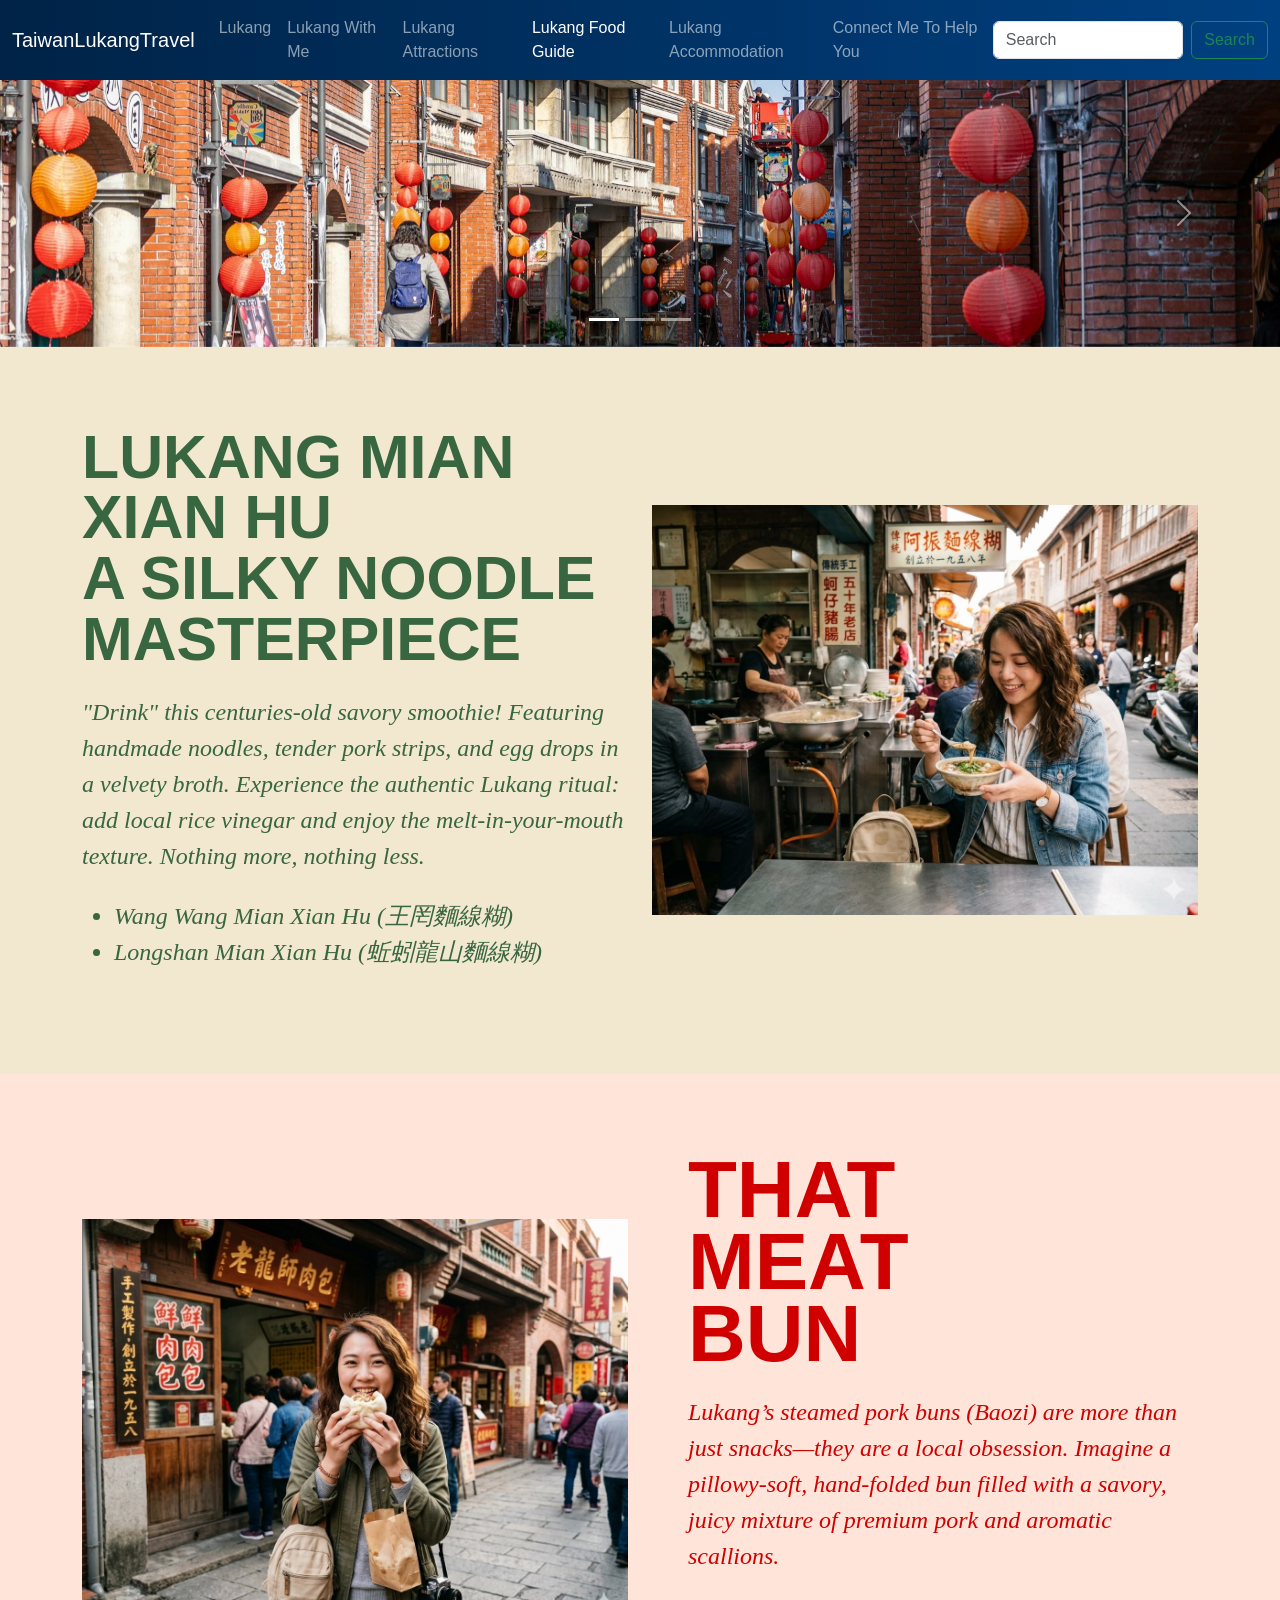
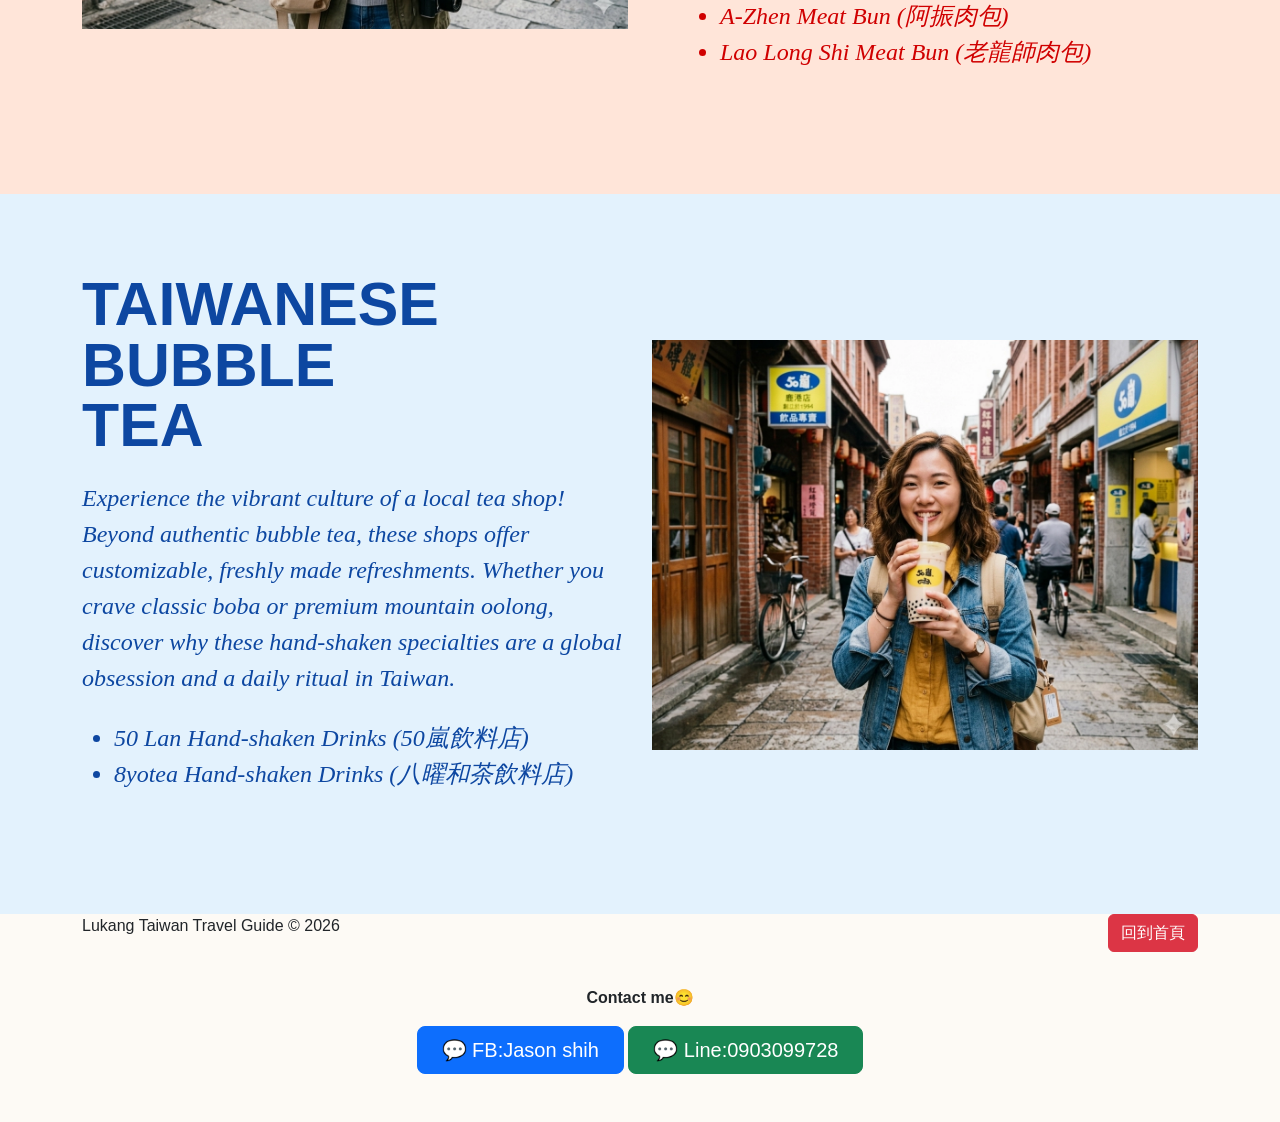
<file: lukang-food-guide.html>
<!doctype html>
<html lang="en"> 
<head>
    <meta charset="utf-8">
    <meta name="viewport" content="width=device-width, initial-scale=1">
    <meta name="author" content="Lukang Taiwan Travel Guide">
    <meta name="description" content="Savor the best of Lukang street food with Jason’s local guide! Discover the silky Mian Xian Hu, fluffy handmade pork buns from A-Zhen and Lao Long Shi, and authentic Taiwanese bubble tea. Explore centuries-old flavors and must-try local rituals in Changhua, Taiwan.">
    <meta name="generator" content="Visual Studio Code">
    <meta name="keywords" content="Lukang street food, Taiwanese local food, Mian Xian Hu, Lukang pork bun, Baozi Taiwan, A-Zhen Meat Bun, Lao Long Shi, best bubble tea Taiwan, hand-shaken drinks, Lukang food guide, traditional Taiwanese breakfast, Changhua travel, authentic boba, Wang Wang noodle soup, Lukang eats.">
    <title>Lukang Food Guide | Best Street Food in Lukang Taiwan</title>
    <link href="https://cdn.jsdelivr.net/npm/bootstrap@5.3.8/dist/css/bootstrap.min.css" rel="stylesheet" integrity="sha384-sRIl4kxILFvY47J16cr9ZwB07vP4J8+LH7qKQnuqkuIAvNWLzeN8tE5YBujZqJLB" crossorigin="anonymous">
  <link rel="stylesheet" href="css/custom.css">
  <link rel="stylesheet" href="https://fonts.googleapis.com/icon?family=Material+Icons">
    <link rel="stylesheet" href="https://fonts.googleapis.com/icon?family=Material+Icons">
    <!-- Google tag (gtag.js) -->
<script async src="https://www.googletagmanager.com/gtag/js?id=G-B8M96E129H"></script>
<script>
  window.dataLayer = window.dataLayer || [];
  function gtag(){dataLayer.push(arguments);}
  gtag('js', new Date());

  gtag('config', 'G-B8M96E129H');
</script>
</head>
  <body>
<header>


  <nav class="navbar navbar-expand-lg navbar-dark my-navbar-gradient">
  <div class="container-fluid">
    <a class="navbar-brand" href="index.html">TaiwanLukangTravel</a>
    <button class="navbar-toggler" type="button" data-bs-toggle="collapse" data-bs-target="#navbarSupportedContent" aria-controls="navbarSupportedContent" aria-expanded="false" aria-label="Toggle navigation">
      <span class="navbar-toggler-icon"></span>
    </button>
    <div class="collapse navbar-collapse" id="navbarSupportedContent">
      <ul class="navbar-nav me-auto mb-2 mb-lg-0">
        <li class="nav-item">
          <a class="nav-link "  href="index.html">Lukang</a>
        </li>
        <li class="nav-item">
          <a class="nav-link "  href="LukangWithMe.html">Lukang With Me</a>
        </li>
        <li class="nav-item">
          <a class="nav-link "  href="lukang-attractions.html">Lukang Attractions</a>
        </li>
        <li class="nav-item">
          <a class="nav-link active" aria-current="page" href="lukang-food-guide.html">Lukang Food Guide</a>
        </li>
        <li class="nav-item">
          <a class="nav-link" href="lukang-accommodation.html">Lukang Accommodation</a>
        </li>
        <li class="nav-item">
          <a class="nav-link" href="https://toolkit.url.com.tw/bbs/index.php?email=bbs@trial-162235.url.tw" target="_blank">Connect Me To Help You</a>
        </li>

        
        
      </ul>
      <form class="d-flex" role="search">
        <input class="form-control me-2" type="search" placeholder="Search" aria-label="Search"/>
        <button class="btn btn-outline-success" type="submit">Search</button>
      </form>
    </div>
  </div>
  </nav>


</header>
<main>
  <div id="carouselExampleIndicators" class="carousel slide" data-bs-ride="carousel" data-bs-interval="2000">

    <div class="carousel-indicators">

      <button type="button" data-bs-target="#carouselExampleIndicators" data-bs-slide-to="0" class="active" aria-current="true" aria-label="Slide 1"></button>
      <button type="button" data-bs-target="#carouselExampleIndicators" data-bs-slide-to="1" aria-label="Slide 2"></button>
      <button type="button" data-bs-target="#carouselExampleIndicators" data-bs-slide-to="2" aria-label="Slide 3"></button>
    </div>
    <div class="carousel-inner">

      <div class="carousel-item active">
        <img src="images/index/TaiwanOldStreet.webp" class="d-block w-100" alt="TaiwanstreetAsianstreet" title="TaiwanstreetAsianstreet" aria-label="TaiwanstreetAsianstreet">
      </div>

      <div class="carousel-item">
        <img src="images/index/TaiwanTemple-worship.webp" class="d-block w-100" alt="TaiwanTemple_worship" title="TaiwanTemple_worship" aria-label="TaiwanTemple_worship">
      </div>

      <div class="carousel-item">
        <img src="images/index/TaiwanstreetAsianstreet.webp" class="d-block w-100" alt="TaiwanOldStreet" title="TaiwanOldStreet" aria-label="TaiwanOldStreet">
      </div>

    </div>
    
    <button class="carousel-control-prev" type="button" data-bs-target="#carouselExampleIndicators" data-bs-slide="prev">
      <span class="carousel-control-prev-icon" aria-hidden="true"></span>
      <span class="visually-hidden">Previous</span>
    </button>
    <button class="carousel-control-next" type="button" data-bs-target="#carouselExampleIndicators" data-bs-slide="next">
      <span class="carousel-control-next-icon" aria-hidden="true"></span>
      <span class="visually-hidden">Next</span>
    </button>
  </div>


<!-- 麵線糊：淺綠色背景 -->
<section class="food-section" style="background-color: #f2e8cf;">
  <div class="container">
    <div class="row align-items-center">
      <div class="col-lg-6">
        <h1 class="giant-text text-uppercase mb-4" style="color: #386641 ; font-size: 3.8rem; font-weight: 900; line-height: 1;">Lukang Mian Xian Hu<br>A Silky Noodle Masterpiece</h1>
        <p class="italic-tagline mb-4" style="color: #386641;">"Drink" this centuries-old savory smoothie! Featuring handmade noodles, tender pork strips, and egg drops in a velvety broth. Experience the authentic Lukang ritual: add local rice vinegar and enjoy the melt-in-your-mouth texture. Nothing more, nothing less.</p>
        <ul class="italic-tagline mb-4" style="color: #386641 !important;">
  <li style="color: #386641 !important;">Wang Wang Mian Xian Hu (王罔麵線糊)</li>
  <li style="color: #386641 !important;">Longshan Mian Xian Hu (蚯蚓龍山麵線糊)</li>
</ul>
       
       
        
      </div>
      <div class="col-lg-6">
        <img src="images/index2/Lukang-Traditional-breakfast-Noodle.webp" class="img-fluid" alt="Lukang Mian Xian Hu - Traditional Taiwanese silky flour rice noodles with pork"  title="Authentic Lukang Mian Xian Hu (Savory Noodle Smoothie)" aria-label="Authentic Lukang Mian Xian Hu (Savory Noodle Smoothie)">
      </div>
    </div>
  </div>
</section>

<!-- 肉包：粉橘色背景 -->
<section class="food-section" style="background-color: #ffe5d9;">
  <div class="container">
    <div class="row align-items-center flex-lg-row-reverse">
      <div class="col-lg-6 ps-lg-5">
        <h1 class="giant-text text-uppercase mb-4" style="color: #d00000;">THAT<br>MEAT<br>BUN</h1>
        <p class="italic-tagline mb-4" style="color: #d00000;">Lukang’s steamed pork buns (Baozi) are more than just snacks—they are a local obsession. Imagine a pillowy-soft, hand-folded bun filled with a savory, juicy mixture of premium pork and aromatic scallions.</p>

        <ul class="italic-tagline mb-4" style="color: #d00000 !important;">
  <li style="color: #d00000 !important;">A-Zhen Meat Bun (阿振肉包)</li>
  <li style="color: #d00000 !important;">Lao Long Shi Meat Bun (老龍師肉包)</li>
</ul>
       
      </div>
      <div class="col-lg-6">
        <img src="images/index2/lukang-handmade-pork-meat-bun-baozi.webp" class="img-fluid" alt="Top-rated Lukang Meat Bun - Authentic Taiwanese Steamed Pork Baozi" title="The Best Meat Bun in Lukang Taiwan" aria-label="Top-rated Lukang Meat Bun - Authentic Taiwanese Steamed Pork Baozi">
      </div>
    </div>
  </div>
</section>  

<!-- 台灣在地飲料：淡藍色背景 -->
 <section class="food-section" style="background-color: #e3f2fd;">
  <div class="container">
    <div class="row align-items-center">
      <div class="col-lg-6">
        <h1 class="giant-text text-uppercase mb-4" style="color: #0d47a1 ; font-size: 3.8rem; font-weight: 900; line-height: 1;">TAIWANESE<br>BUBBLE<br>TEA</h1>
        <p class="italic-tagline mb-4" style="color: #0d47a1;">Experience the vibrant culture of a local tea shop! Beyond authentic bubble tea, these shops offer customizable, freshly made refreshments. Whether you crave classic boba or premium mountain oolong, discover why these hand-shaken specialties are a global obsession and a daily ritual in Taiwan.</p>

 <ul class="italic-tagline mb-4" style="color: #0d47a1 !important;">
  <li style="color: #0d47a1 !important;">50 Lan Hand-shaken Drinks (50嵐飲料店)</li>
  <li style="color: #0d47a1 !important;">8yotea Hand-shaken Drinks (八曜和茶飲料店)</li>
 </ul>        
          
        
      </div>
      <div class="col-lg-6">
        <img src="images/index2/taiwan-50-lan-golden-bubble-milk-tea.webp" class="img-fluid" alt="Authentic 50 Lan Golden Pearl Milk Tea with QQ tapioca pearls - A must-try Taiwanese hand-shaken drink."  title="Try the Famous Golden Pearl Milk Tea at 50 Lan!" aria-label="Authentic 50 Lan Golden Pearl Milk Tea with QQ tapioca pearls - A must-try Taiwanese hand-shaken drink.">
      </div>
    </div>
  </div>
</section>


</div>








  
<footer class="container">

<p class="float-end"><a href="#top" class="btn btn-danger">回到首頁</a></p>
<P>Lukang Taiwan Travel Guide &copy; 2026</P>

<div class="text-center mt-5 mb-5">
  <p class="contact-title"><strong>Contact me😊</strong></p>
  <a href="https://www.facebook.com/" target="_blank" 
     class="btn btn-primary btn-lg px-4">
     💬 FB:Jason shih
  </a>
  <a href="https://line.me/ti/p/8eid021qiK " target="_blank" 
     class="btn btn-success btn-lg px-4">
     💬 Line:0903099728
  </a>
</div>


</footer>

 

</main>

  <script src="https://cdn.jsdelivr.net/npm/bootstrap@5.3.8/dist/js/bootstrap.bundle.min.js" integrity="sha384-FKyoEForCGlyvwx9Hj09JcYn3nv7wiPVlz7YYwJrWVcXK/BmnVDxM+D2scQbITxI" crossorigin="anonymous"></script>
  </body>

</html>
</file>
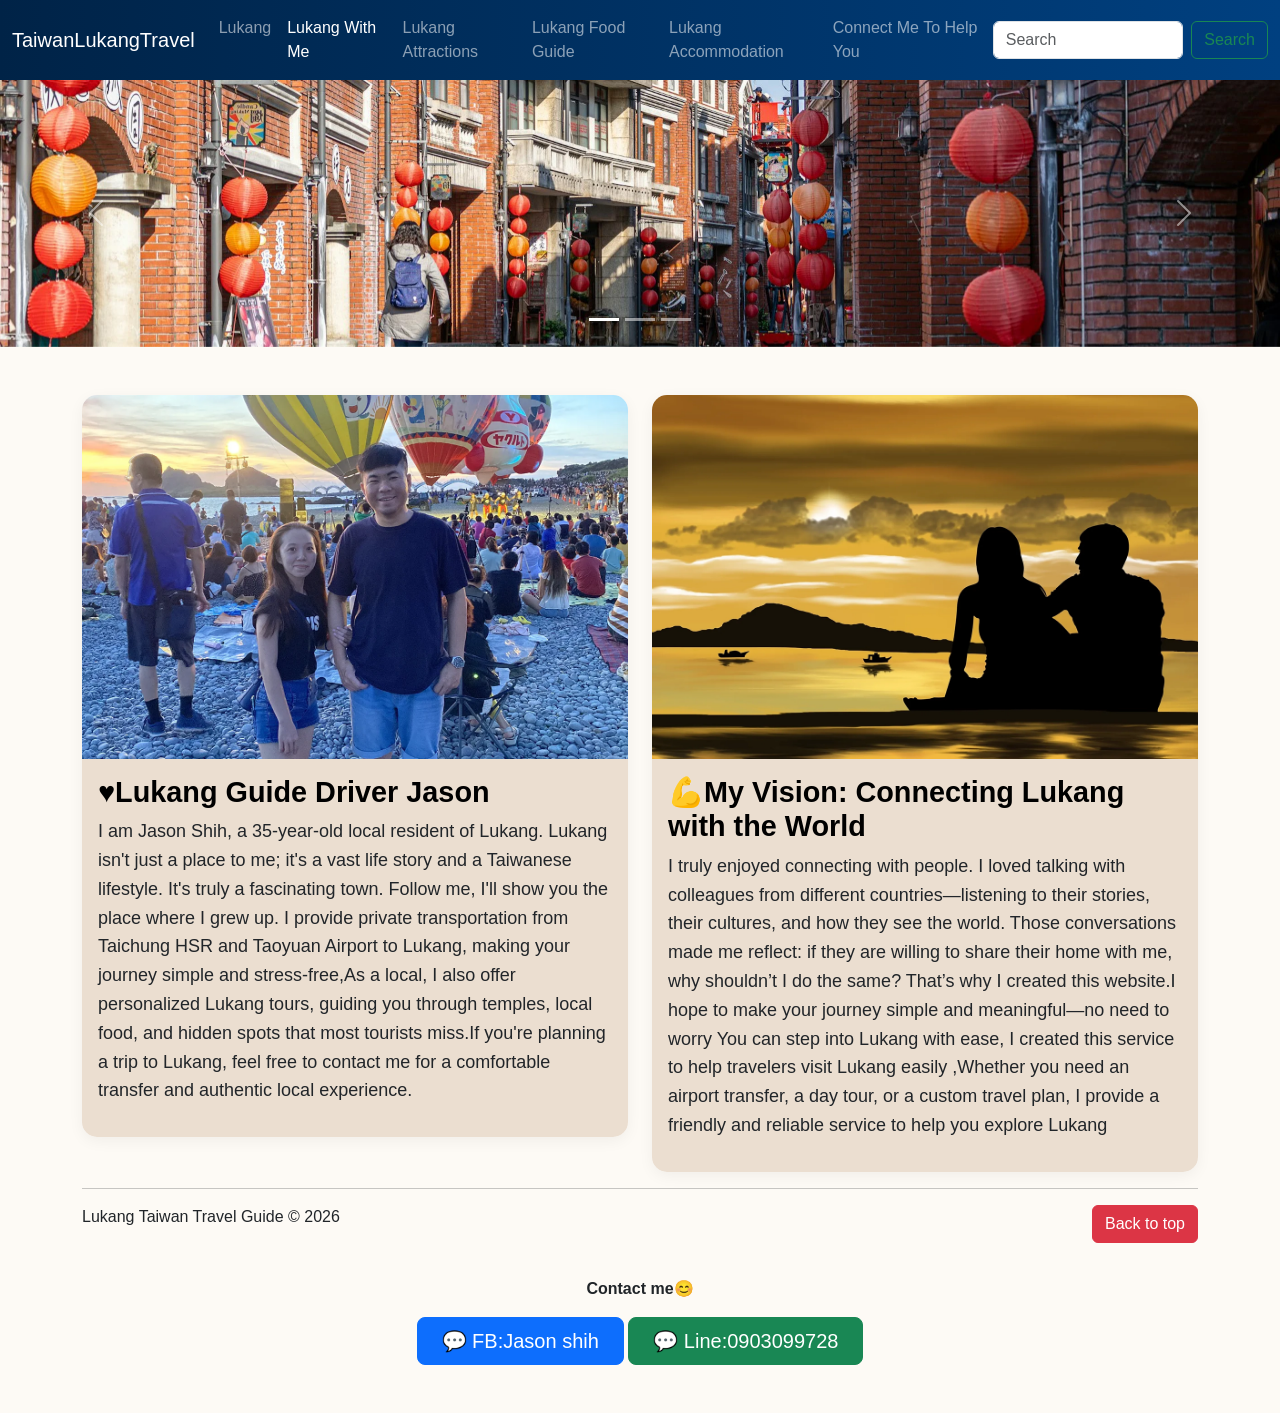
<file: LukangWithMe.html>
<!doctype html>
<html lang="en">
<head>
    <meta charset="utf-8">
    <meta name="viewport" content="width=device-width, initial-scale=1">
    <meta name="author" content="Lukang Taiwan Travel Guide ">
    <meta name="description" content="Private driver and local guide in Lukang Taiwan. Airport transfer from Taoyuan Airport or Taichung HSR to Lukang. Book a custom Lukang tour with a friendly local driver for a comfortable and stress-free travel experience.">
    <meta name="generator" content="Visual Studio Code">
    <meta name="keywords" content="Lukang private driver, Lukang airport transfer, Taichung HSR to Lukang, Lukang local guide, Lukang private tour, Taiwan private driver, Lukang custom tour">
    <!-- logo要空一格 -->
    <!-- logo -->
    <title>Lukang Private Tour Guide | Explore Lukang with a Local Guide</title>
    <link href="https://cdn.jsdelivr.net/npm/bootstrap@5.3.8/dist/css/bootstrap.min.css" rel="stylesheet" integrity="sha384-sRIl4kxILFvY47J16cr9ZwB07vP4J8+LH7qKQnuqkuIAvNWLzeN8tE5YBujZqJLB" crossorigin="anonymous">
  <link rel="stylesheet" href="css/custom.css">
  
  <!-- Google tag (gtag.js) -->
<script async src="https://www.googletagmanager.com/gtag/js?id=G-B8M96E129H"></script>
<script>
  window.dataLayer = window.dataLayer || [];
  function gtag(){dataLayer.push(arguments);}
  gtag('js', new Date());

  gtag('config', 'G-B8M96E129H');
</script>

</head>
<body>
 <header>
  <nav class="navbar navbar-expand-lg navbar-dark my-navbar-gradient">
  <div class="container-fluid">
    <a class="navbar-brand" href="index.html">TaiwanLukangTravel</a>
    <button class="navbar-toggler" type="button" data-bs-toggle="collapse" data-bs-target="#navbarSupportedContent" aria-controls="navbarSupportedContent" aria-expanded="false" aria-label="Toggle navigation">
      <span class="navbar-toggler-icon"></span>
    </button>
    <div class="collapse navbar-collapse" id="navbarSupportedContent">
      <ul class="navbar-nav me-auto mb-2 mb-lg-0">
        <li class="nav-item">
          <a class="nav-link "  href="index.html">Lukang</a>
        </li>
        <li class="nav-item">
          <a class="nav-link active" aria-current="page" href="LukangWithMe.html">Lukang With Me</a>
        </li>
        <li class="nav-item">
          <a class="nav-link" href="lukang-attractions.html">Lukang Attractions</a>
        </li>
        <li class="nav-item">
          <a class="nav-link" href="lukang-food-guide.html">Lukang Food Guide</a>
        </li>
        <li class="nav-item">
          <a class="nav-link" href="lukang-accommodation.html">Lukang Accommodation</a>
        </li>
        <li class="nav-item">
          <a class="nav-link" href="https://toolkit.url.com.tw/bbs/index.php?email=bbs@trial-162235.url.tw" target="_blank">Connect Me To Help You</a>
        </li>

        
        
      </ul>
      <form class="d-flex" role="search">
        <input class="form-control me-2" type="search" placeholder="Search" aria-label="Search"/>
        <button class="btn btn-outline-success" type="submit">Search</button>
      </form>
    </div>
  </div>
  </nav>
 </header>
<main>
  <div id="carouselExampleIndicators" class="carousel slide" data-bs-ride="carousel" data-bs-interval="2000">

    <div class="carousel-indicators">

      <button type="button" data-bs-target="#carouselExampleIndicators" data-bs-slide-to="0" class="active" aria-current="true" aria-label="Slide 1"></button>
      <button type="button" data-bs-target="#carouselExampleIndicators" data-bs-slide-to="1" aria-label="Slide 2"></button>
      <button type="button" data-bs-target="#carouselExampleIndicators" data-bs-slide-to="2" aria-label="Slide 3"></button>
    </div>
    <div class="carousel-inner">

      <div class="carousel-item active">
        <img src="images/index/TaiwanOldStreet.webp" class="d-block w-100" alt="TaiwanstreetAsianstreet" title="TaiwanstreetAsianstreet" aria-label="TaiwanstreetAsianstreet">
      </div>

      <div class="carousel-item">
        <img src="images/index/TaiwanTemple-worship.webp" class="d-block w-100" alt="TaiwanTemple_worship" title="TaiwanTemple_worship" aria-label="TaiwanTemple_worship">
      </div>

      <div class="carousel-item">
        <img src="images/index/TaiwanstreetAsianstreet.webp" class="d-block w-100" alt="TaiwanOldStreet" title="TaiwanOldStreet" aria-label="TaiwanOldStreet">
      </div>

    </div>
    
    <button class="carousel-control-prev" type="button" data-bs-target="#carouselExampleIndicators" data-bs-slide="prev">
      <span class="carousel-control-prev-icon" aria-hidden="true"></span>
      <span class="visually-hidden">Previous</span>
    </button>
    <button class="carousel-control-next" type="button" data-bs-target="#carouselExampleIndicators" data-bs-slide="next">
      <span class="carousel-control-next-icon" aria-hidden="true"></span>
      <span class="visually-hidden">Next</span>
    </button>
  </div>
  
  <div class="container">
    <div class="row">
      <div class="col-lg-6">
        <div class="card mt-5">
          <img src="images/index2/JasonShih-Lukang-Local-Guide-Driver.webp" class="card-img-top" alt="Jason Shih - Lukang Local Guide Driver" title="Jason Shih - Lukang Local Guide Driver" aria-label="Jason Shih - Lukang Local Guide Driver">
          <div class="card-body my-about-card ">
          <h2 class="" style="color: black;">♥️Lukang Guide Driver Jason</h2>
           <p class="second-body">I am Jason Shih, a 35-year-old local resident of Lukang. Lukang isn't just a place to me; it's a vast life story and a Taiwanese lifestyle. It's truly a fascinating town. Follow me,  I'll show you the place where I grew up. I provide private transportation from Taichung HSR and Taoyuan Airport to Lukang, making your journey simple and stress-free,As a local, I also offer personalized Lukang tours, guiding you through temples, local food, and hidden spots that most tourists miss.If you're planning a trip to Lukang, feel free to contact me for a comfortable transfer and authentic local experience.</p>
          </div>
        </div>
      </div>
      
      <div class="col-lg-6">
        <div class="card mt-5">
          <img src="images/index/Lukang-with-me.webp" class="card-img-top" alt="Lukang with me" title="Lukang with me" aria-label="Lukang with me">
          <div class="card-body my-about-card">
            <h2 class="" style="color: black;">💪My Vision: Connecting Lukang with the World</h2>
            <p class="second-body"> I truly enjoyed connecting with people.

I loved talking with colleagues from different countries—listening to their stories, their cultures, and how they see the world.
Those conversations made me reflect: if they are willing to share their home with me, why shouldn’t I do the same? That’s why I created this website.I hope to make your journey simple and meaningful—no need to worry You can step into Lukang with ease, I created this service to help travelers visit Lukang easily ,Whether you need an airport transfer, a day tour, or a custom travel plan, I provide a friendly and reliable service to help you explore Lukang </p>
           
          </div>
        </div>
      </div>

    </div>

    <hr>
  </div>

  <footer class="container">

<p class="float-end"><a href="#top" class="btn btn-danger">Back to top</a></p>
<P>Lukang Taiwan Travel Guide &copy; 2026</P>

<div class="text-center mt-5 mb-5">
  <p class="contact-title"><strong>Contact me😊</strong></p>
  <a href="https://www.facebook.com/" target="_blank" 
     class="btn btn-primary btn-lg px-4">
     💬 FB:Jason shih
  </a>
  <a href="https://line.me/ti/p/8eid021qiK " target="_blank" 
     class="btn btn-success btn-lg px-4">
     💬 Line:0903099728
  </a>
</div>


 </footer>

</main>
  <script src="https://cdn.jsdelivr.net/npm/bootstrap@5.3.8/dist/js/bootstrap.bundle.min.js" integrity="sha384-FKyoEForCGlyvwx9Hj09JcYn3nv7wiPVlz7YYwJrWVcXK/BmnVDxM+D2scQbITxI" crossorigin="anonymous"></script>
</body>
</html>
</file>
<file: css/custom.css>
:root,
[data-bs-theme=dark]{
--bs-dark-rgb:0, 40, 80;
}

@import url('https://fonts.googleapis.com/css2?family=Noto+Sans+TC&display=swap');

h1{font-size: 2rem}

/* 改抬頭顏色 */
h2{font-size: 1.8rem;font-weight: 800;color: rgb(39,102,229) }

/* 課製化改抬頭顏色 */
.h2-custom-color{font-size: 3rem;font-weight: 800;color :#2c3e50;}

body{font-family:"微軟正黑體", "Noto Sans TC", sans-serif;background-color:lightgray}

.text-pink{color: rgb(255,0,195);}

.iconsTitle{font-size: 2rem !important;color: blue;vertical-align: text-bottom;}

.list-symbol{list-style-type: circle;}

li{color: darkblue;}


.ul li::marker {
  content: "🍰 ";
}

.text-warning{color: orange;}

.title{color:darkblue ;}

.imgCut{
  width: 100%;
  height: 500px;
  clip:rect(0px,0px,290px,0px);
  object-fit: cover;
 
}
.card-text{
  font-weight: 600;  /* 微粗 */
}

.my-navbar-gradient {
  background: linear-gradient(to right, #002347, #004080);
}

.second-body {font-family: 'Playfair Display', serif;font-size: 18px;
}

.highlight {
  color: #2766e5;
  font-weight: 600;
}

.my-about-card {
  background-color: #ebded0;
}

@import url('https://fonts.googleapis.com/css2?family=Quicksand:wght@600&family=Nunito:wght@400;600&display=swap');

.second-body {
    font-family: 'Nunito', sans-serif;
    font-weight: 400;
    line-height: 1.6; /* 讓行距大一點，閱讀更舒服 */
}

/* 套用親切字體 */
@import url('https://fonts.googleapis.com/css2?family=Quicksand:wght@600&family=Nunito:wght@400;600&display=swap');

body {
    font-family: 'Nunito', sans-serif;
    background-color: #fdfaf5; /* 淡淡的米色，更有古鎮感 */
}

h2, h4 {
    font-family: 'Quicksand', sans-serif;
    color: #5d4037; /* 深木色 */
}

/* 改善卡片設計 */
.card {
    border: none;
    border-radius: 15px;
    overflow: hidden;
    transition: transform 0.3s ease;
    box-shadow: 0 4px 15px rgba(0,0,0,0.05);
}

.card:hover {
    transform: translateY(-10px); /* 滑過時輕微浮起 */
}

/* 修正按鈕顏色 - 更有質感的深磚紅 */
.btn-info {
    background-color: #b7410e; 
    border-color: #b7410e;
    color: white;
}

.btn-info:hover {
    background-color: #8b320b;
    color: white;
}





  .giant-text { font-size: 5rem; font-weight: 900; line-height: 0.9; }
  .italic-tagline { font-style: italic; font-family: serif; font-size: 1.5rem; }
  .food-section { min-height: 80vh; padding: 80px 0; border: none; }
</file>
